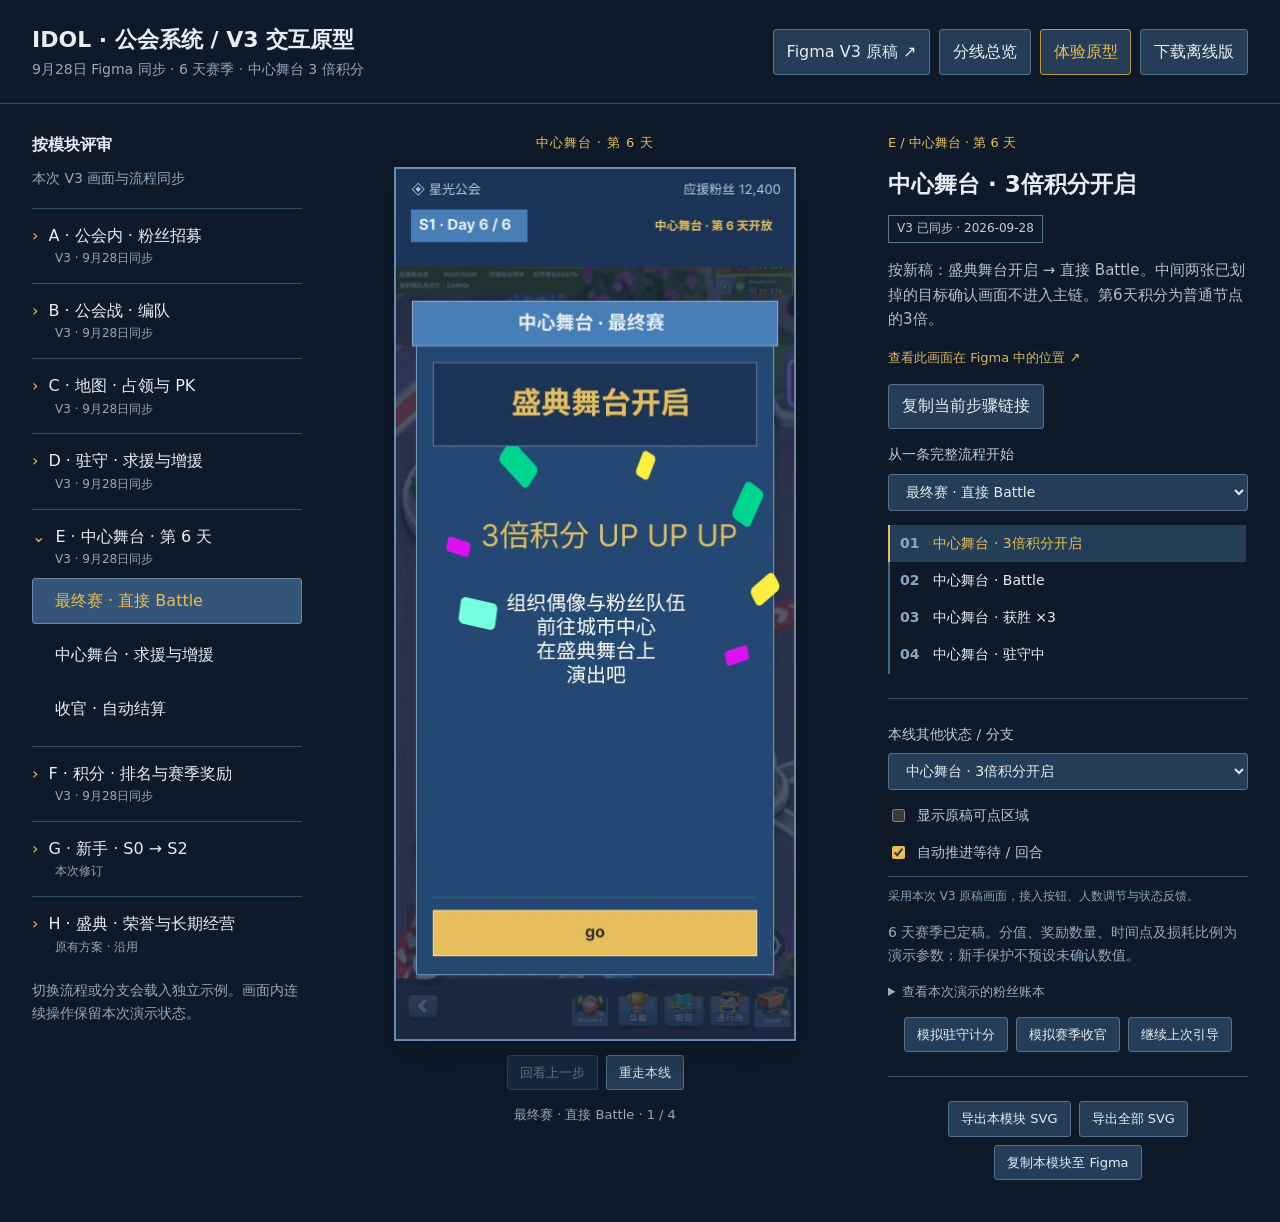
<file: out/index.html>
<!doctype html><html lang="zh-CN"><head><meta charset="utf-8"><meta name="viewport" content="width=device-width,initial-scale=1"><title>IDOL · 6 天赛季完整交互原型</title><meta name="description" content="保留已确定的招募、编队、地图与协作 UI，延伸中心舞台 PK、6 天赛季结算和 S0 至 S2 渐进式新手引导。"><link rel="stylesheet" href="v3.css"></head><body><header class="site-header"><div><strong>IDOL · 公会系统 / V3 交互原型</strong><small>9月28日 Figma 同步 · 6 天赛季 · 中心舞台 3 倍积分</small></div><div class="header-tools"><a class="review-link" href="https://www.figma.com/design/3UrD3ReEc65mSIGWeAatof/IDOL?node-id=226-2" target="_blank" rel="noopener noreferrer">Figma V3 原稿 ↗</a><button id="overview-button">分线总览</button><button id="play-button" class="gold">体验原型</button><a class="review-link" href="IDOL-6天-完整交互原型.html" download>下载离线版</a></div></header><main class="workspace" id="workspace"><aside class="nav"><h2>按模块评审</h2><p class="muted">本次 V3 画面与流程同步</p><nav id="modules"></nav><p class="muted">切换流程或分支会载入独立示例。画面内连续操作保留本次演示状态。</p></aside><section class="stage"><div id="zone"></div><div id="phone" aria-label="可点击手机交互原型"></div><div class="tools"><button id="back">回看上一步</button><button id="restart">重走本线</button><button id="advance" hidden>继续演出</button></div><div id="current-count"></div></section><aside class="review"><p id="path"></p><h1 id="screen-title"></h1><span class="status-badge" id="scope-badge"></span><p id="note"></p><a id="source-link" class="source-link" target="_blank" rel="noopener noreferrer"></a><button id="share-step">复制当前步骤链接</button><p id="share-status" role="status"></p><label for="flow">从一条完整流程开始</label><select id="flow"></select><div id="steps"></div><hr><label for="state">本线其他状态 / 分支</label><select id="state"></select><label class="check"><input type="checkbox" id="hotspots">显示原稿可点区域</label><label class="check"><input type="checkbox" id="auto">自动推进等待 / 回合</label><p id="source-caption" class="locked-caption">采用本次 V3 原稿画面，接入按钮、人数调节与状态反馈。</p><p class="muted">6 天赛季已定稿。分值、奖励数量、时间点及损耗比例为演示参数；新手保护不预设未确认数值。</p><details><summary>查看本次演示的粉丝账本</summary><p id="ledger"></p><p>账本用于演示流程验证。原稿中的数字为各画面的独立样例。</p></details><div class="tools"><button id="score-event">模拟驻守计分</button><button id="season-event">模拟赛季收官</button><button id="resume-guide">继续上次引导</button></div><hr><div class="tools"><button id="export-module">导出本模块 SVG</button><button id="export-all">导出全部 SVG</button><button id="copy">复制本模块至 Figma</button></div><p id="status" role="status"></p></aside><section id="overview" aria-label="全部模块流程总览"></section></main><script src="v3-data.js"></script><script src="v3-retained.js"></script><script src="v3-hotspots.js"></script><script src="v3-sync.js"></script><script src="v3-engine.js"></script><script src="v3-app.js"></script></body></html>
</file>
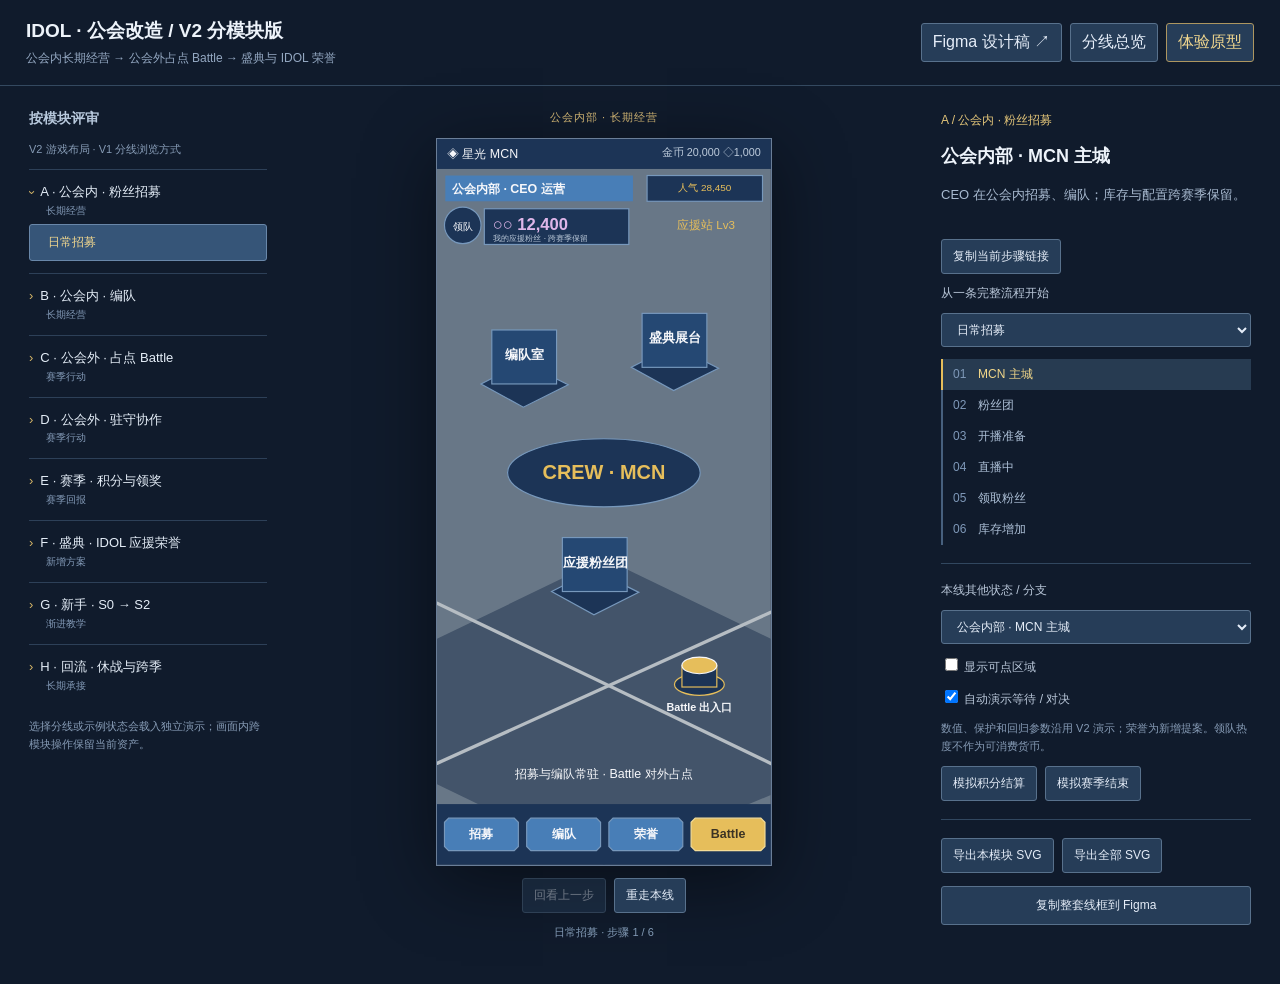
<file: public/index.html>
<!doctype html>
<html lang="zh-CN"><head><meta charset="utf-8"><meta name="viewport" content="width=device-width,initial-scale=1"><title>IDOL · V2 分模块原型</title><style>*{box-sizing:border-box}body{margin:0;background:#101b2c;color:#edf3fa;font-family:-apple-system,BlinkMacSystemFont,"PingFang SC",sans-serif}button,select{font:inherit;color:#e5edf8;background:#263d58;border:1px solid #58718c;cursor:pointer;border-radius:3px;padding:8px 11px}button:hover{background:#375675}button:focus-visible,a:focus-visible,select:focus-visible{outline:2px solid #e6be5b;outline-offset:3px}button:disabled{opacity:.45;cursor:default}a{color:#b8d4f2}header{padding:18px 26px;border-bottom:1px solid #344960;display:flex;gap:22px;align-items:center;justify-content:space-between}header strong{font-size:19px}header small{color:#94a8c2;display:block;margin-top:6px;font-size:12px}.header-tools{display:flex;gap:8px}.gold{color:#f0d68e;border-color:#ad9660}main{display:grid;grid-template-columns:238px minmax(320px,1fr) 310px;gap:30px;max-width:1270px;margin:auto;padding:24px}h1{font-size:18px;margin:0 0 12px;line-height:1.6}h2{font-size:14px;margin:0 0 12px;color:#b7c8dc}h3{font-size:15px;margin:0 0 8px}p{font-size:13px;line-height:1.7;color:#a8bad0}aside.nav{position:sticky;top:20px;align-self:start;max-height:calc(100vh - 110px);overflow:auto}details{border-top:1px solid #2d4058;padding:12px 0}summary{cursor:pointer;list-style:none;font-size:13px;color:#e4edf7;line-height:1.6}summary:before{content:'›';display:inline-block;margin-right:7px;color:#d7b768}details[open]>summary:before{transform:rotate(90deg)}summary em{font-style:normal;color:#839ab7;font-size:10px;display:block;padding-left:17px}#modules button{width:100%;text-align:left;border-color:transparent;background:transparent;font-size:12px;margin-top:5px;padding:9px 10px 9px 18px}#modules button.active{background:#365578;color:#f0d68e;border-color:#6987a9}.muted{font-size:11px;color:#869bb5;line-height:1.65}.stage{display:flex;flex-direction:column;align-items:center;gap:12px}#phone{width:min(402px,calc((100vh - 170px)*.46));min-width:310px;box-shadow:0 15px 70px #0007;border:1px solid #6a7e98;line-height:0}#phone svg{width:100%;height:auto}svg a{cursor:pointer}svg a:hover .hit,svg a:focus .hit{fill:#f9d97433;stroke:#f4d779;stroke-width:2}.hotspots .hit{fill:#f9d97422;stroke:#f4d779;stroke-dasharray:5 4}.tools{display:flex;gap:8px;flex-wrap:wrap}.tools button{font-size:12px}#zone{font-size:11px;color:#dabd79;letter-spacing:1px;min-height:16px}.review{align-self:start}label{display:block;font-size:12px;margin:11px 0;color:#b9c7d9}select{width:100%;font-size:12px}hr{border:0;border-top:1px solid #31475f;margin:18px 0}#path{color:#e3c579;font-size:12px;margin:0 0 12px}#note{min-height:42px}#steps{display:grid;gap:0;margin-top:12px}#steps button{border:0;border-left:2px solid #47607e;background:transparent;border-radius:0;padding:7px 10px;text-align:left;font-size:12px;color:#adc0d7}#steps button.active{border-color:#e6be5b;color:#f2d789;background:#273b51}#steps b{display:inline-block;width:25px;color:#7f99b9;font-weight:500}#proposal{font-size:11px;color:#e8c06e;margin-bottom:12px}#current-count{font-size:11px;color:#8199b4}#copy{width:100%;font-size:12px}#overview{display:none;grid-column:2/-1}.overview-mode .stage,.overview-mode .review{display:none}.overview-mode #overview{display:block}.overview-intro{border-bottom:1px solid #36516d;padding-bottom:18px;margin-bottom:24px}.system-flow{display:flex;align-items:stretch;gap:8px;margin:20px 0}.system-flow div{flex:1;padding:15px 12px;background:#1d314a;border-top:3px solid #6eabc6}.system-flow div:nth-child(2){border-color:#e6be5b}.system-flow div:nth-child(3){border-color:#c398d7}.system-flow strong{font-size:13px}.system-flow p{font-size:12px;margin:8px 0 0}.module-board{margin:0 0 30px;padding-bottom:20px;border-bottom:1px solid #2d435f}.module-board header{padding:0;border:0;align-items:start}.module-board header p{margin:4px 0 12px}.module-board header button{font-size:12px;white-space:nowrap}.flow-row{margin:18px 0}.flow-row h4{font-size:12px;color:#d2bb7e;font-weight:500;margin:0 0 10px}.flow-track{display:flex;flex-wrap:wrap;gap:8px 0}.flow-node{display:flex;align-items:center}.flow-node>span{color:#657e9c;margin:0 7px}.flow-node button{font-size:11px;padding:0;background:#1a2c43;border-color:#3c5575;width:100px;text-align:left;overflow:hidden}.flow-node svg{width:98px;height:213px;display:block;pointer-events:none}.flow-node button div{padding:8px;line-height:1.6;border-top:1px solid #3c5575;min-height:46px}.branch-list{font-size:11px;color:#839dbb;line-height:1.7;margin-top:12px}.mini-legend{display:flex;gap:12px;flex-wrap:wrap;font-size:11px;color:#b7cada;margin-top:14px}#status{min-height:16px;margin:6px 0;font-size:11px;color:#d7be7d}[hidden]{display:none!important}@media(max-width:1080px){main{grid-template-columns:195px minmax(300px,1fr) 270px;gap:16px;padding:18px}header small{display:none}}@media(max-width:900px){main{grid-template-columns:180px 1fr}.review{grid-column:1/-1;max-width:650px;width:100%;justify-self:center}#phone{width:360px;min-width:0}#overview{grid-column:2}#steps{grid-template-columns:repeat(2,1fr)}.system-flow{flex-direction:column}}@media(max-width:590px){header{padding:14px;align-items:start}header strong{font-size:15px}.header-tools{flex-direction:column}.header-tools button{font-size:11px}main{display:flex;flex-direction:column;padding:14px;gap:20px}aside.nav{position:static;max-height:240px;width:100%;overflow:auto}#phone{width:min(402px,92vw)}.review{max-width:none}.overview-mode #overview{width:100%}.flow-node button{width:95px}.flow-node svg{width:93px;height:202px}.system-flow{margin:12px 0}}

.review-link{display:inline-flex;align-items:center;text-decoration:none;color:#e5edf8;background:#263d58;border:1px solid #58718c;border-radius:3px;padding:8px 11px;white-space:nowrap}.review-link:hover{background:#375675}.header-tools{flex-wrap:wrap}#share-step{font-size:12px}#share-status:empty{display:none}@media(max-width:590px){.review-link{font-size:11px}}
</style></head>
<body><header><div><strong>IDOL · 公会改造 / V2 分模块版</strong><small>公会内长期经营 → 公会外占点 Battle → 盛典与 IDOL 荣誉</small></div><div class="header-tools"><a class="review-link" href="https://www.figma.com/design/3UrD3ReEc65mSIGWeAatof?node-id=121-12926" target="_blank" rel="noopener noreferrer">Figma 设计稿 ↗</a><button id="overview-button">分线总览</button><button id="play-button" class="gold">体验原型</button></div></header>
<main id="main"><aside class="nav"><h2>按模块评审</h2><p class="muted">V2 游戏布局 · V1 分线浏览方式</p><nav id="modules"></nav><p class="muted">选择分线或示例状态会载入独立演示；画面内跨模块操作保留当前资产。</p></aside>
<section class="stage"><div id="zone"></div><div id="phone" aria-label="可点击游戏原型"></div><div class="tools"><button id="back">回看上一步</button><button id="restart">重走本线</button><button id="advance" hidden>继续演示</button></div><div id="current-count"></div></section>
<aside class="review"><p id="path"></p><h1 id="screen-title"></h1><div id="proposal" hidden>新增方案 · 奖励门槛 / 热度算法待定</div><p id="note"></p><button id="share-step">复制当前步骤链接</button><p id="share-status" class="muted" role="status"></p>
<label for="flow">从一条完整流程开始</label><select id="flow" aria-label="从一条完整流程开始"></select><div id="steps"></div>
<hr><label for="state">本线其他状态 / 分支</label><select id="state" aria-label="本线其他状态"></select><label><input type="checkbox" id="hotspots"> 显示可点区域</label><label><input type="checkbox" id="auto" checked> 自动演示等待 / 对决</label>
<p class="muted">数值、保护和回归参数沿用 V2 演示；荣誉为新增提案。领队热度不作为可消费货币。</p><div class="tools"><button id="score-event">模拟积分结算</button><button id="season-event">模拟赛季结束</button></div><hr><div class="tools"><button id="export-module">导出本模块 SVG</button><button id="export-all">导出全部 SVG</button></div><p><button id="copy">复制整套线框到 Figma</button></p><p id="status" role="status"></p></aside>
<section id="overview" aria-label="模块分线总览"></section></main>
<script>(function(root){
'use strict';
const W=402,H=874,P={bg:'#344258',map:'#7C8992',road:'#B6BDC3',panel:'#254873',panel2:'#1C3456',edge:'#7798BC',head:'#487EB7',ink:'#F6F7FA',dim:'#BDCBDB',gold:'#E6BE5B',goldInk:'#3B3324',fan:'#DFB6E9',friend:'#76C1CE',enemy:'#CF8499',veil:'#111C2F'};const screens=[];
const esc=s=>String(s).replace(/[&<>\"]/g,c=>({'&':'&amp;','<':'&lt;','>':'&gt;','"':'&quot;'}[c]));const fmt=n=>Number(n).toLocaleString('en-US');
function lines(s,w,z){let result=[];for(let para of String(s).split('\n')){let row='',len=0;for(const token of para.match(/[A-Za-z0-9,._%+\/−-]+|./gu)||['']){const unit=Array.from(token).reduce((n,c)=>n+(c.charCodeAt(0)>255?1:.57)*z,0);if(len+unit>w&&row&&!/^[，。！？；：、）]/.test(token)){result.push(row);row='';len=0}row+=token;len+=unit}result.push(row)}return result}
class Screen{
 constructor(id,title,note=''){this.id=id;this.title=title;this.note=note;this.ops=[];screens.push(this);this.r(0,0,W,H,P.bg,0)}
 r(x,y,w,h,fill=P.panel,r=0,stroke){this.ops.push({t:'rect',x,y,w,h,fill,r,stroke});return this}
 txt(s,x,y,w=360,z=15,col=P.ink,align='left',bold=false){if(!String(s).includes('\n')&&String(s).includes('○○')){let units=Array.from(String(s)).reduce((n,c)=>n+(c.charCodeAt(0)>255?1:.57),0);z=Math.min(z,Math.floor(w/units))}let text=lines(s,w,z);this.ops.push({t:'text',x,y,w,h:text.length*Math.ceil(z*1.4),text:text.join('\n'),z,col,align,bold});return this}
 poly(points,fill,stroke){this.ops.push({t:'poly',points,fill,stroke});return this}
 ellipse(cx,cy,rx,ry,fill=P.panel,stroke){this.ops.push({t:'ellipse',cx,cy,rx,ry,fill,stroke});return this}
 path(points,stroke=P.road,width=4){this.ops.push({t:'path',points,stroke,width});return this}
 hit(x,y,w,h,to,label){this.ops.push({t:'hit',x,y,w,h,to,label});return this}
 btn(label,x,y,w,h,to,kind='gold'){let fill=kind==='gold'?P.gold:kind==='dim'?'#52617A':P.head,col=kind==='gold'?P.goldInk:P.ink;this.poly([[x+5,y],[x+w-5,y],[x+w,y+5],[x+w,y+h-5],[x+w-5,y+h],[x+5,y+h],[x,y+h-5],[x,y+5]],fill,kind==='gold'?'#F5DD98':P.edge);this.txt(label,x+5,y+(h-21)/2,w-10,15,col,'center',true);if(to)this.hit(x,y,w,h,to,label);return this}
 bar(x,y,w,v,base=1,color=P.fan){this.r(x,y,w,9,P.panel2,1,P.edge);this.r(x+1,y+1,(w-2)*Math.max(0,Math.min(v/base,1)),7,color,1);return this}
 ribbon(title,y=100,w=354){let x=(W-w)/2;this.poly([[x,y+7],[x+18,y],[x+w-18,y],[x+w,y+7],[x+w,y+42],[x,y+42]],P.head,P.edge);this.txt(title,x+20,y+7,w-40,22,P.ink,'center',true);return this}
 veil(){this.ops.push({t:'veil'});return this}
 modal(title,y=142,h=565,back='map',w=354){let x=(W-w)/2;this.ops=this.ops.filter(o=>o.t!=='hit');this.veil();this.r(x,y,w,h,P.panel,1,P.edge);this.r(x+5,y+5,w-10,h-10,'none',0,'#456990');this.ribbon(title,y-27,w+8);if(back)this.btn('×',184,y+h+9,34,32,back,'blue');return this}
 row(label,value,y,col=P.ink){this.txt(label,42,y,162,14,P.dim);this.txt(value,206,y,153,16,col,'right',true);this.path([[42,y+29],[360,y+29]],'#426287',1);return this}
 avatar(name,x,y,w=62,h=82,color=P.friend){this.r(x,y,w,h,P.panel2,0,color);this.ellipse(x+w/2,y+25,w*.19,w*.19,color);this.poly([[x+w*.25,y+h-8],[x+w*.32,y+43],[x+w*.68,y+43],[x+w*.78,y+h-8]],color);this.txt(name.replace(' · ','/'),x+3,y+h-1,w-6,w<65?9:11,P.ink,'center',true);return this}
 hud(opts={}){this.r(0,0,W,36,P.panel2);this.txt('◈ '+(opts.company?'MCN':'星光公会'),12,8,140,15);this.txt('金币 20k  ◇1,000',192,8,198,13,P.dim,'right');this.r(10,44,226,31,P.head);this.txt(opts.company?'公司 Lv'+(opts.level||8):opts.rest?'赛季休战中':`占点大战 S1 · Day ${opts.day||2}/6`,18,50,211,15,P.ink,'left',true);this.r(253,44,139,31,P.panel2,0,P.edge);this.txt(opts.company?'人气 28,450':'第12名  1,248分',258,51,129,12,P.gold,'center');this.ellipse(31,104,22,22,P.panel2,P.edge);this.txt('领队',10,97,43,12,P.ink,'center');this.r(57,84,174,43,P.panel2,0,P.edge);this.txt('○○ '+fmt(opts.total??12400),67,89,158,20,P.fan,'left',true);this.txt('应援粉丝',68,113,153,10,P.dim);this.hit(8,82,223,50,opts.support||'support','打开应援中心');this.txt(opts.company?'应援站 Lv3':opts.day===6?'08:32:00':'4天 08:32',261,94,126,14,P.gold,'center');return this}
 node(label,cx,cy,color,to,reco=false){if(reco){this.ellipse(cx,cy+14,40,19,'none',P.gold);this.ellipse(cx,cy+14,45,23,'none',P.gold)}this.ellipse(cx,cy+16,30,13,P.panel2,color);this.r(cx-21,cy-7,42,26,P.panel2,0,color);this.ellipse(cx,cy-7,21,10,color,P.ink);this.txt(label,cx-49,cy+35,98,13,P.ink,'center',true);if(reco)this.txt('▼ 推荐',cx-46,cy-43,92,13,P.gold,'center',true);if(to)this.hit(cx-45,cy-49,90,108,to,label);return this}
 map(opts={}){this.r(0,36,W,838,P.map);this.poly([[0,190],[150,136],[402,233],[402,740],[200,846],[0,726]],'#71808B');for(const p of [[[36,254],[132,296],[205,244],[286,318],[374,273]],[[132,296],[103,440],[204,500],[286,318]],[[103,440],[52,598],[198,650],[317,550],[204,500]],[[198,650],[129,735],[274,732]]]){this.path(p,P.road,11);this.path(p,'#9CA9B3',3)}this.poly([[145,167],[199,144],[250,169],[200,197]],P.panel2,P.edge);this.r(160,172,80,47,P.panel2,0,P.edge);this.txt('公会舞台',158,182,84,14,P.ink,'center');this.node('7号',103,417,P.enemy,'territory',true);this.node('8号',286,293,P.enemy,'territory8');this.node('9号',203,480,P.dim,'empty');this.node('我方',53,576,P.friend,'guard-active');if(opts.day===6)this.node('中心枢纽',198,630,P.gold,'central',true);else{this.poly([[146,598],[206,584],[270,620],[257,694],[163,706],[125,660]],'#85919B');this.txt('远景区域',155,639,100,11,'#B5BEC5','center')}this.node('出战小队',132,714,P.friend,'war-teams');this.hud(opts);this.btn('？',352,145,34,32,'rules','blue');this.btn('MCN',16,684,43,42,'home','blue');this.txt('回公会',10,728,57,11,P.ink,'center');this.btn('▤',344,686,43,42,'aid','blue');this.txt('公会聊天',333,730,65,10,P.ink,'center');this.r(0,774,W,100,P.panel2);this.txt('星光：先拿下推荐区域，一起守住！',15,781,372,12,P.dim);[['出战','territory'],['驻守','guard-active'],['求援','aid']].forEach((a,i)=>this.btn(a[0],18+i*128,811,112,42,a[1],i===0?'gold':'blue'));if(opts.rest){this.veil();this.ribbon('休战中',265);this.txt('下赛季开启  1天08:00',44,354,315,22,P.ink,'center',true);this.txt('招募与公会商店仍可使用',43,408,318,16,P.dim,'center');this.btn('招募',66,502,125,46,'support');this.btn('商店',211,502,125,46,'shop','blue')}return this}
 hub(opts={}){
  this.r(0,36,W,838,'#687787');
  this.poly([[0,602],[201,505],[402,602],[402,790],[201,874],[0,777]],'#43546A');
  this.path([[0,752],[402,570]],P.road,4);this.path([[0,559],[402,752]],P.road,4);
  for(const [x,y,label,to]of[[53,230,'编队室','teams'],[234,210,'盛典展台','honor'],[138,480,'应援粉丝团','support']]){
   this.poly([[x,y+65],[x+51,y+39],[x+105,y+66],[x+51,y+93]],P.panel2,P.edge);
   this.r(x+13,y,78,65,P.panel,0,P.edge);this.txt(label,x+4,y+19,97,16,P.ink,'center',true);this.hit(x,y-10,111,115,to,label);
  }
  this.ellipse(201,402,116,41,P.panel2,P.edge);this.txt('CREW · MCN',91,386,220,24,P.gold,'center',true);
  this.node('Battle 出入口',316,641,P.gold,'war-entry');
  this.hud({company:true,...opts});
  for(const o of this.ops)if(o.t==='text'){
    if(o.y===8&&o.x===12)o.text='◈ 星光 MCN';
    if(o.y===50)o.text='公会内部 · CEO 运营';
    if(o.y===113)o.text='我的应援粉丝 · 跨赛季保留';
  }
  this.txt('招募与编队常驻 · Battle 对外占点',15,754,372,15,P.ink,'center');
  this.r(0,801,W,73,P.panel2);
  [['招募','support'],['编队','teams'],['荣誉','honor'],['Battle','war-entry']].forEach((a,i)=>this.btn(a[0],9+i*99,818,89,39,a[1],i===3?'gold':'blue'));
  return this;
 }
 coach(text,target,next,opts={}){this.ops=this.ops.filter(o=>o.t!=='hit');this.veil();if(target){this.r(target[0],target[1],target[2],target[3],'none',3,P.gold);this.txt('▼',target[0]+target[2]/2-15,target[1]-33,30,26,P.gold,'center');if(next)this.hit(...target,next,'高亮教学目标')}this.avatar('引导员',15,635,76,100,P.dim);this.r(96,625,289,129,P.panel2,2,P.edge);this.txt(text,111,643,256,18,P.ink,'left',true);if(opts.button)this.btn(opts.button,208,716,162,37,next);return this}
}
const add=(...args)=>new Screen(...args);
let s=add('home','主场景·常驻入口','沿用场景建筑入口和底部功能栏。').hub();
function support(id,total=12400,mode='normal',back='home'){let s=add(id,'应援中心','共用游戏弹窗；从哪个场景来，就回到哪里。').hub({total}).modal('应援粉丝团',151,567,back);s.r(43,171,315,90,P.panel2,0,P.edge);s.ellipse(91,211,30,24,P.map,P.edge);s.txt('应援站',56,204,71,14,P.ink,'center');s.txt('Lv 3',148,180,95,15);s.txt('○○ '+fmt(total)+' / 30,000',140,210,201,20,P.fan,'left',true);s.bar(43,274,315,total,30000);s.txt(mode==='full'?'已满 · 自然恢复暂停':'+120 / 小时   下次恢复 00:42:18',43,293,315,13,P.dim,'center');s.txt('约可支持 '+Math.floor(total/5000)+' 场标准区域对决',43,318,315,14,P.gold,'center');[['应援直播','Charm ×30',mode==='full'?null:'recruit'],['广告投放','立即招募',mode==='full'?null:'ad'],['应援礼包','礼包补充',mode==='full'?null:'pack']].forEach((a,i)=>{let y=359+i*64;s.txt(a[0],45,y+7,179,18,P.ink,'left',true);s.txt(a[1],45,y+34,179,12,P.dim);s.btn(mode==='full'?'已满':'招募',254,y+9,99,38,a[2],mode==='full'?'dim':'gold');s.path([[43,y+61],[357,y+61]],P.edge,1)});s.btn('回归休息区',44,570,143,39,'reserve','blue');s.btn('应援小队',210,570,143,39,'teams','blue');s.btn('前往公会战',114,644,174,48,'map');return s}
support('support');support('support-after',11000,'normal','win');support('support-full',30000,'full');support('support-recruited',13900);support('support-ad',13600);support('support-pack',17400);
s=add('recruit','招募·直播','招募方式留在原弹窗内，直接开播。').hub().modal('应援直播',170,515,'support');s.avatar('Echo',158,204,86,113);s.txt('Charm 50 × 30 = 1,500',47,347,309,18,P.fan,'center',true);s.txt('选择话题',45,397,307,14,P.dim);s.btn('舞台日常',45,428,145,45,'recruit');s.btn('新歌首听',211,428,145,45,'recruit-song','blue');s.txt('30 秒完成 · 本次产出 +1,500',46,504,309,15,P.dim,'center');s.btn('开播',112,598,178,49,'live-running');
s=add('recruit-song','招募·选择话题','选中只改变话题，确认后开播。').hub().modal('应援直播',170,515,'support');s.avatar('Echo',158,204,86,113);s.txt('Charm 50 × 30 = 1,500',47,347,309,18,P.fan,'center',true);s.txt('选择话题',45,397,307,14,P.dim);s.btn('舞台日常',45,428,145,45,'recruit','blue');s.btn('新歌首听',211,428,145,45,'recruit-song');s.txt('30 秒完成 · 本次产出 +1,500',46,504,309,15,P.dim,'center');s.btn('开播',112,598,178,49,'live-running');
s=add('live-running','招募·进行中','计时留在同一弹窗，结束后按钮变为领取。').hub().modal('应援直播',170,515,'support');s.avatar('Echo',158,203,86,113);s.txt('直播进行中',45,371,312,21,P.ink,'center',true);s.bar(48,426,306,.48);s.txt('00:14 / 00:30',43,456,314,18,P.gold,'center');s.txt('○○ 预计 +1,500',48,508,305,18,P.fan,'center',true);s.btn('进行中',112,598,178,49,null,'dim');s.auto={to:'live-ready',ms:2400};
s=add('live-ready','招募·奖励落袋','奖励浮层确认后，回原弹窗更新粉丝数。').hub().modal('获得应援粉丝',244,345,'support-recruited');s.ellipse(201,347,54,46,P.panel2,P.gold);s.txt('○○',145,325,112,32,P.fan,'center',true);s.txt('+1,500',59,423,286,33,P.gold,'center',true);s.btn('收下应援',112,515,178,46,'support-recruited');
for(const [id,title,line,amt]of[['ad','广告投放','本次消耗 1,000 金币',1200],['pack','应援礼包','本次消耗 300 钻石',5000]]){s=add(id,'招募·'+title,'消费前二次确认；价格为占位。').hub().modal(title,239,365,'support');s.txt('○○ +'+fmt(amt),50,304,304,30,P.fan,'center',true);s.txt(line,48,373,308,18,P.gold,'center');s.txt('12,400 → '+fmt(12400+amt),48,413,308,16,P.dim,'center');s.btn('确认招募',119,524,164,47,id==='ad'?'support-ad':'support-pack')}
for(const ready of [false,true]){s=add(ready?'reserve-ready':'reserve','回归·'+(ready?'可领取':'倒计时'),'回归人数不计入当前可用人数。').hub().modal('回归休息区',183,473,'support-after');s.txt('首赛季 · 流失的 50% 可归队',43,214,315,15,P.dim,'center');s.ellipse(201,308,47,39,P.panel2,P.edge);s.txt('○○',161,290,80,28,P.fan,'center');s.txt('700 位',46,380,310,28,P.fan,'center',true);s.txt(ready?'已可免费归队':'23:59:10 后可归队',47,438,308,18,P.gold,'center');s.txt(ready?'11,000 → 11,700':'等待期间不能出战',45,478,312,14,P.dim,'center');s.btn(ready?'迎接归队':'等待回归',111,571,180,47,ready?'support-returned':null,ready?'gold':'dim')};support('support-returned',11700);
add('map','地图·推荐目标','沿用连接道路＋区域节点；只露出可参与部分。').map();
function territory(id='territory',empty=false){let s=add(id,'领地·'+(empty?'无人驻守':'选中敌方'),'点节点后就地弹出；关闭回到原地图位置。').map().modal(empty?'标准区域 9 号':'标准区域 7 号',236,414,'map');s.node(empty?'空闲区域':'EDM · 敌方驻守',201,290,empty?P.dim:P.enemy,null);s.r(44,362,313,43,P.gold);s.txt('占领收益   +12 / 4小时',54,373,293,18,P.goldInk,'center',true);if(!empty){s.txt('我方 62%     对方 38%',44,433,313,15,P.ink,'center');s.bar(48,468,306,.62,1,P.friend);s.txt('Echo · Pop 克制 EDM  +15%',42,502,318,14,P.fan,'center')}else s.txt('可直接派出待命小队驻守',42,448,318,16,P.dim,'center');s.btn(empty?'派队驻守':'挑战',123,562,156,53,empty?'guard-setup':'deploy');return s}territory();territory('empty',true);territory('territory8');
function deploy(id='deploy',type='recommended',novice=false){const d=novice?{n:1500,min:0,max:0,w:0,win:68}:type==='safe'?{n:3000,min:800,max:1100,w:1800,win:47}:type==='all'?{n:10000,min:1600,max:2200,w:3600,win:78}:{n:5000,min:1100,max:1600,w:2400,win:61};let total=novice?1500:12400,s=add(id,'部署·'+(novice?'首战保护':type==='safe'?'安全规模':type==='all'?'全力规模':'推荐规模'),'保留地图；预估置顶，滑杆与出战按钮沿用游戏操作。').map({total}).modal('出战准备',139,631,novice?'novice-map':'territory',364);s.txt('标准区域 7 号  ·  敌方驻守',38,160,326,16,P.ink,'center',true);s.r(37,198,328,111,P.panel2,0,P.gold);s.txt(novice?'新手保护 · 本场不流失':'胜率约 '+d.win+'%   预计流失',48,210,306,15,P.gold,'center');s.txt(novice?'0':fmt(d.min)+' ~ '+fmt(d.max),49,239,306,27,P.fan,'center',true);s.txt('若战败 '+(novice?'仍为 0':'约 '+fmt(d.w)),48,278,306,14,P.dim,'center');s.txt('应援团 '+fmt(total)+' → '+(novice?'1,500':fmt(total-d.max)+'~'+fmt(total-d.min)),38,325,327,16,P.fan,'center',true);s.avatar('Echo · Pop',49,367,72,85);s.txt('领队已自动选择',143,373,206,15);s.txt('风格克制 EDM +15%',143,407,204,14,P.friend);s.btn(novice?'自动搭配':'更换',267,447,86,32,novice?'teams-locked':'leader','blue');s.txt('派出应援粉丝',47,499,306,15,P.dim);s.r(116,525,171,38,P.panel2,0,P.edge);s.txt(fmt(d.n),119,529,166,24,P.fan,'center',true);s.bar(48,588,306,d.n,novice?1500:10000);s.ellipse(48+306*d.n/(novice?1500:10000),592,8,8,P.head,P.ink);if(!novice){[['保守','deploy-safe'],['推荐','deploy'],['全力','deploy-all']].forEach((a,i)=>s.btn(a[0],48+i*106,619,95,33,a[1],i===(['safe','recommended','all'].indexOf(type))?'gold':'blue'))}else s.txt('保护剩余 3 场 · 使用自己的 1,500 位粉丝',42,623,318,13,P.gold,'center');s.txt(novice?'系统已按实际拥有的人数设置':'本队可用 12,400 / 区域上限 10,000',42,666,318,12,P.dim,'center');s.btn('出战',116,707,170,48,novice?'novice-battle':'battle');return s}deploy();deploy('deploy-safe','safe');deploy('deploy-all','all');
function arena(id='battle',round=1,novice=false){let s=add(id,'对决·第'+round+'回合','沿用左右偶像＋VS＋回合计数；数字与事件在场景中变化。');s.r(0,0,201,874,'#2C5274');s.r(201,0,201,874,'#674367');s.poly([[0,171],[111,79],[192,120],[68,502]],'#416B8B');s.poly([[402,171],[291,79],[211,120],[335,502]],'#835779');s.path([[197,91],[212,215],[191,345],[211,502]],P.fan,5);s.txt('星光公会',15,17,170,13,P.dim);s.txt('对手公会',216,17,171,13,P.dim,'right');s.avatar('Echo · Pop',17,57,56,68,P.friend);s.avatar('对方 · EDM',329,57,56,68,P.enemy);s.txt('VS',169,69,64,28,P.gold,'center',true);s.txt('○○ '+(novice?'1,500':'5,000'),77,65,99,16,P.fan,'center',true);s.txt('○○ '+(novice?'1,500':'5,000'),227,65,99,16,P.fan,'center',true);s.bar(15,143,173,(novice?1500:5000)-(round-1)*120,novice?1500:5000,P.friend);s.bar(214,143,173,(novice?1500:5000)-(round-1)*370,novice?1500:5000,P.enemy);s.ellipse(109,234,38,45,'#BDCEDD');s.poly([[35,459],[69,312],[81,288],[138,288],[156,325],[181,459]],'#BDCEDD');s.ellipse(300,234,38,45,'#CBB6CF');s.poly([[219,459],[255,312],[269,288],[326,288],[345,325],[377,459]],'#CBB6CF');s.txt('我方偶像立绘',29,366,155,15,P.panel2,'center');s.txt('对方偶像立绘',217,366,155,15,P.panel2,'center');s.ellipse(201,465,195,23,P.panel2,P.edge);s.btn(id==='battle-fast'?'×2':'×1',350,178,40,33,'battle-fast','blue');s.btn('跳过',334,495,56,30,novice?'novice-win':'win','blue');s.r(0,491,323,58,P.panel2);s.txt('我方 '+(round>=5?3:round>=3?2:0),17,502,88,19,P.friend,'center',true);s.txt('ROUND '+round+'/5',105,503,130,20,P.ink,'center',true);s.txt('对方 '+(round>=5?2:round>=3?1:0),235,502,82,19,P.enemy,'center',true);s.txt(round===1?'双方观众开始应援': '120 位观众转投对方',18,572,366,19,P.gold,'center',true);for(let j=0;j<2;j++)for(let i=0;i<5;i++){let x=35+j*209+i*29;s.ellipse(x,633,8,8,j?P.enemy:P.friend);s.r(x-6,644,12,19,j?P.enemy:P.friend)}s.txt('○○ '+fmt((novice?1500:5000)-(round-1)*120),15,681,174,18,P.fan,'center',true);s.txt('○○ '+fmt((novice?1500:5000)-(round-1)*370),214,681,174,18,P.fan,'center',true);s.r(0,721,W,153,P.panel2);s.txt('选择技能',18,732,361,13,P.dim);[['粉丝安抚','减少流失'],['舞台爆发','增强声势'],['风格应援','发挥克制']].forEach((a,i)=>{let x=18+i*128;s.r(x,763,112,86,P.panel,1,i===0?P.gold:P.edge);s.txt(a[0],x+6,778,100,16,P.ink,'center',true);s.txt(a[1],x+6,813,100,12,P.dim,'center');s.hit(x,763,112,86,novice?'novice-win':round>=5?'win':round===1?'battle3':'battle5',a[0])});return s}arena();arena('battle3',3);arena('battle5',5);let fast=arena('battle-fast',5);fast.auto={to:'win',ms:1600};
function result(id,lose=false,detail=false,novice=false){let s=arena(id,5,novice);s.title=novice?'结算·新手保护':lose?'结算·战败':detail?'结算·展开详情':'结算·占领成功';s.note='结算覆盖舞台；奖励、账本、下一步集中在同一浮层。';s.ops=s.ops.filter(o=>o.t!=='hit');s.modal(lose?'对决结束':'占领成功',169,detail?633:552,null);s.ellipse(201,227,42,36,P.panel2,P.gold);s.txt(lose?'—':'★',169,201,64,41,P.gold,'center');s.txt('标准区域 7 号',41,279,319,20,P.ink,'center',true);s.r(43,321,316,44,lose?P.panel2:P.gold,0,P.edge);s.txt(lose?'区域仍由对方驻守':'+12 积分 / 每4小时',51,331,299,18,lose?P.dim:P.goldInk,'center',true);let loss=novice?0:lose?2400:1400,left=novice?1500:5000-loss,total=novice?1500:12400-loss;s.row('流失 / 本队剩余',fmt(loss)+' / '+fmt(left),393,P.fan);s.row('应援团总量',fmt(total),435,P.fan);s.txt(novice?'新手保护生效 · 剩余 2 场':fmt(loss/2)+' 位可在24小时后归队',42,481,318,14,P.gold,'center');if(detail){s.r(43,518,316,147,P.panel2,0,P.edge);s.txt('基础流失 25% + 战力比 7%\n− 安抚技能 4% + 主场 0%\n5,000 × 28% = 1,400',55,532,291,15,P.dim);s.btn('收起',294,626,56,28,'win','blue');s.btn('驻守此地',111,705,180,48,'guard-setup')}else{s.btn('流失详情 ▾',123,520,156,30,novice?null:'win-detail','blue');s.btn(lose?'重新调整':'驻守此地',111,584,180,47,novice?'guard-novice':lose?'deploy':'guard-setup');s.btn('补充粉丝',43,648,145,39,'support-after','blue');s.btn('继续出战',213,648,145,39,novice?'novice-map':'map','blue')}return s}result('win');result('win-detail',false,true);result('lose',true);
root.GameWire={W,H,P,screens,Screen,add,esc,fmt,lines,support,deploy,arena,result};
})(typeof module==='object'?module.exports:window);
</script><script>(function(root){
'use strict';
const G=root.GameWire,{add,P,screens,fmt,deploy,arena,result,support}=G;let s;
function team(id,team=1,pct=50,leader='Echo',locked=false){let n=team===1?(pct===25?2500:pct===100?10000:5000):team===2?3000:2000;s=add(id,locked?'小队·未解锁':'小队·编辑','沿用原稿左右切队、领队卡、数量滑杆与底部保存。').hub().modal('应援小队',138,638,locked?'novice-map':'home',364);s.btn('‹',43,160,45,37,team===1?'teams3':team===2?'teams':'teams2','blue');s.btn('第 '+team+' 小队 / 3',104,160,194,37,'team-list');s.btn('›',314,160,45,37,team===1?'teams2':team===2?'teams3':'teams','blue');s.txt(team===1?'主力队 · 待命':team===2?'支援队 · 待命':'预备队 · 公会 Lv5 开放',43,213,315,15,P.dim,'center');s.txt('领队  1 / 1',44,258,160,16,P.ink,'left',true);s.avatar(leader+' · Pop',158,296,85,98);if(!locked)s.hit(151,287,99,119,'leader-team','更换领队');s.btn('自动搭配',44,420,139,37,locked?null:'team-auto',locked?'dim':'blue');s.btn('重置',241,420,118,37,locked?null:'teams25',locked?'dim':'blue');s.txt('计划带队 '+fmt(n)+' · 保存不扣粉丝',43,485,315,14,P.dim,'center');s.txt('我的库存 12,400 · 赛季不清空',43,512,315,16,P.fan,'center');s.r(116,548,171,43,P.panel2,0,P.edge);s.txt(fmt(n),121,553,160,24,P.fan,'center',true);s.bar(47,613,309,n,10000);s.ellipse(47+309*n/10000,617,9,9,P.head,P.ink);[['25%','teams25'],['50%','teams'],['100%','teams100']].forEach((a,i)=>s.btn(a[0],45+i*108,646,98,31,locked?null:a[1],locked?'dim':pct===[25,50,100][i]?'gold':'blue'));s.txt('已保存的领队与规模可跨赛季使用',43,694,314,14,P.gold,'center');s.btn(locked?'系统已自动搭配':'保存小队',112,733,179,38,locked?'novice-map':'team-saved',locked?'blue':'gold');if(locked){s.veil();s.r(43,366,315,194,P.panel2,0,P.gold);s.txt('已为你选好主力队',60,389,282,21,P.ink,'center',true);s.txt('公会 Lv3 或完成3场正式对决\n即可自由选择领队与人数',59,434,284,16,P.dim,'center');s.btn('继续出战',118,503,169,37,'novice-deploy')}return s}
team('teams');team('teams25',1,25);team('teams100',1,100);team('teams2',2);team('teams3',3);team('team-luna',1,50,'Luna');team('teams-locked',1,50,'Echo',true);
s=add('team-list','小队·切换','锁定名额只显示等级，不强制教学。').hub().modal('选择小队',229,378,'teams');[['主力队','已开放','teams'],['支援队','公会 Lv3 已开放','teams2'],['预备队','公会 Lv5 开放',null]].forEach((a,i)=>{let y=285+i*90;s.avatar('领队',49,y,47,58,i===2?P.dim:P.friend);s.txt(a[0],115,y,208,20,P.ink,'left',true);s.txt(a[1],115,y+34,209,14,P.dim);if(a[2])s.hit(43,y-9,311,76,a[2],a[0])});
for(const origin of ['deploy','team']){s=add(origin==='deploy'?'leader':'leader-team','领队·卡牌选择','使用已有偶像卡筛选；驻守中不可重复使用。').hub().modal('选择领队',157,564,origin==='deploy'?'deploy':'teams');s.txt('全部    Pop    EDM    R&B',47,184,308,17,P.dim,'center');['Echo','Luna','Mia','Nova','Yuki','Rin'].forEach((name,i)=>{let x=49+i%3*108,y=237+Math.floor(i/3)*179;s.avatar(name,x,y,88,113,i===5?P.dim:P.friend);s.txt(i===5?'驻守中':'Lv 30 · '+['Pop','EDM','R&B'][i%3],x,y+137,90,12,P.dim,'center');if(i!==5)s.hit(x,y,88,156,origin==='deploy'?(i===1?'deploy-luna':'deploy'):(i===1?'team-luna':'teams'),'选择 '+name)});s.txt('每队 1 位领队 · 已拥有偶像均可选',45,673,311,13,P.gold,'center')}
for(const [id,title,msg,next]of[['team-saved','保存成功','主力队已更新','home'],['team-auto','自动搭配完成','Echo + 5,000 应援粉丝','teams']]){s=add(id,'小队·'+title,'轻提示后回到原位置。').hub().modal(title,315,215,null);s.txt(msg,43,369,316,20,P.fan,'center',true);s.btn('确定',123,458,156,43,next)}
function guard(id,mode='setup'){const low=mode==='low',empty=mode==='empty',aid=mode==='aided',manual=mode==='off';const n=low?3400:aid?5000:mode==='setup'?3600:5000,res=low?0:aid?400:mode==='setup'?7400:empty?7400:6000;s=add(id,'驻守·'+({setup:'设置',low:'补充不足',aided:'获得支援',off:'关闭补充',active:'自动补充',empty:'派出小队'}[mode]),'低于70%时从自己的待命粉丝补充；不足再求援。').map({total:n+res}).modal('驻守 · 标准区域 7 号',187,523,'map');s.avatar('Echo · Pop',49,218,64,80);s.txt('主力队',135,230,197,21,P.ink,'left',true);s.txt('○○ '+fmt(n)+' / 5,000',134,270,207,22,P.fan,'left',true);s.bar(47,338,308,n,5000);s.row('待命应援粉丝',fmt(res),370,P.fan);s.txt('自动补充',46,424,185,17,P.ink,'left',true);s.btn(manual?'关':'开',273,420,82,33,manual?'guard-active':'guard-off',manual?'blue':'gold');s.txt('低于70% → 从自己的待命粉丝补满',45,470,313,14,P.dim,'center');if(low){s.r(43,515,316,57,P.panel2,0,P.gold);s.txt('待命粉丝不足，暂未补充',51,531,301,16,P.gold,'center');s.btn('向公会求援',112,622,179,47,'aid-compose')}else{s.txt(aid?'Luna +2,000 → 补充1,600，待命400':mode==='setup'?'战后剩余3,600位，可继续驻守':mode==='active'?'已补充1,600位 · 待命同步减少':manual?'关闭后需手动补充':'派出5,000位，待命保留7,400位',44,524,314,14,P.dim,'center');s.btn(mode==='setup'||empty?'确认驻守':'回到地图',112,622,179,47,'map-guard')}}
guard('guard-setup');guard('guard-active','active');guard('guard-off','off');guard('guard-low','low');guard('guard-aided','aided');guard('guard-empty','empty');
s=add('map-guard','地图·驻守中','驻守状态直接标在区域节点上。').map({total:11000});s.r(34,625,154,40,P.panel2,0,P.friend);s.txt('7号 · 我方驻守 ○○3,600',40,635,142,12,P.ink,'center');s.hit(32,620,160,56,'guard-setup','查看驻守');
s=add('map-low','触发·自动补充失败','轻提示＋高亮求援，不连续弹教学。').map({total:3400});s.r(67,600,277,104,P.panel2,1,P.gold);s.txt('待命粉丝空了',79,612,254,18,P.gold,'center',true);s.txt('喊公会里的伙伴来帮忙吧',78,646,252,14,P.ink,'center');s.hit(61,588,288,130,'aid-compose','去求援');s.path([[287,706],[316,801]],P.gold,3);
function chat(id,mine=false,fulfilled=false){s=add(id,'公会聊天·'+(mine?'我的求援':fulfilled?'已获支援':'求援帖'),'沿用聊天层；求援嵌在消息气泡里。').map({total:mine?3400:12400}).modal('公会聊天',136,619,'map',372);s.txt('公会   世界   私聊',39,155,324,16,P.dim,'center');s.path([[44,190],[356,190]],P.edge,1);s.avatar('星光',34,218,46,55);s.r(92,217,272,61,P.panel2,0,P.edge);s.txt('先拿下7号区域，一起守住！',104,229,250,15);s.avatar(mine?'我':'Luna',34,314,46,55,P.fan);s.r(92,313,272,190,P.panel2,0,P.fan);s.txt('7号驻守 · 需要应援粉丝',104,329,247,17,P.ink,'left',true);s.txt('○○ '+(fulfilled?'2,000 / 2,000':'0 / 2,000'),104,370,246,24,P.fan,'left',true);s.bar(108,414,242,fulfilled?1:0);s.btn(fulfilled?'已完成':mine?'等待伙伴支援':'支援 1,000',111,447,233,39,fulfilled?null:mine?null:'donate-confirm',fulfilled||mine?'dim':'gold');s.r(36,635,329,40,P.panel2,0,P.edge);s.txt('输入消息…',49,645,300,14,P.dim);s.btn('发起求援',107,697,189,38,'aid-compose');return s}chat('aid');chat('aid-posted',true);chat('aid-fulfilled',false,true);
s=add('aid-compose','求援·编辑','一次确认，发布到公会聊天。').map({total:3400}).modal('请求应援粉丝',235,406,'guard-low');s.txt('7号驻守 · 当前 ○○3,400',44,278,313,19,P.fan,'center',true);s.txt('需要应援粉丝',44,339,314,15,P.dim,'center');s.r(105,380,192,50,P.panel2,0,P.edge);s.txt('2,000',111,386,180,28,P.fan,'center',true);s.txt('支援到达后，优先自动补充驻守小队',43,467,316,14,P.dim,'center');s.btn('发到公会聊天',107,552,189,48,'aid-posted');
s=add('aid-received','触发·收到馈赠','播报后回到驻守；人数即时更新。').map({total:5400}).modal('伙伴送来了应援',254,344,null);s.avatar('Luna',162,280,78,91);s.txt('Luna 支援了你 2,000 位',40,408,322,22,P.fan,'center',true);s.txt('驻守5,000 / 待命400 / 总量5,400',45,458,313,14,P.dim,'center');s.btn('查看驻守',113,527,176,47,'guard-aided');
s=add('donate-confirm','馈赠·扣除确认','只从待命粉丝扣除；确认时再次校验余额。').map().modal('支援 Luna',232,408,'aid');s.txt('○○ 支援 1,000',47,287,308,27,P.fan,'center',true);s.row('我的待命粉丝','7,400 → 6,400',364);s.row('我的应援团总量','12,400 → 11,400',416);s.txt('已派出的小队不变',45,477,312,14,P.dim,'center');s.btn('确认支援',114,553,174,48,'donate-done');
s=add('donate-done','馈赠·完成','请求进度和自己余额同时更新。').map({total:11400}).modal('支援成功',276,286,'map');s.txt('Luna 已收到 ○○1,000',43,334,315,23,P.fan,'center',true);s.txt('请求进度 1,000 / 2,000',42,393,318,16,P.dim,'center');s.btn('回公会聊天',116,481,170,47,'aid-partial');
chat('aid-partial');s=screens[screens.length-1];for(const o of s.ops){if(o.t==='text')o.text=o.text.replace('0 / 2,000','1,000 / 2,000').replace('○○ 12,400','○○ 11,400')}
add('rest','赛季·休战','休战时仍可进入应援中心和商店。').map({rest:true});
s=add('day6','Day6·解锁提醒','仅首次进入播放一次全屏解锁。').map({day:6});s.ops=s.ops.filter(o=>o.t!=='hit');s.veil();s.ribbon('中心枢纽 开放',248,368);s.node('中心舞台',201,385,P.gold,null,true);s.txt('今天开放终极舞台',37,510,328,25,P.ink,'center',true);s.txt('剩余 08:32:00',39,562,325,18,P.gold,'center');s.btn('前往中心枢纽',99,663,204,51,'day6-map');
add('day6-map','Day6·中心地图','中心开放后加入可点节点，不再显示锁定占位。').map({day:6});
s=add('central','中心枢纽·选区','操作沿用标准区域；主要区域强调4倍积分。').map({day:6}).modal('中心枢纽',225,429,'day6-map');s.node('今日开放',201,285,P.gold,null);s.txt('公会冲榜 · 最后8小时',46,377,310,18,P.gold,'center',true);s.txt('我方 ███████░░░ 对方',45,425,315,16,P.dim,'center');s.txt('挑战前仍会显示流失预估',45,476,314,15,P.dim,'center');s.btn('出战准备',112,565,180,49,'central-deploy');
s=add('major-win','触发·首次占领主要区域','一条达成提示，不新增教程。').map().modal('主要区域 占领成功',254,346,'map');s.txt('积分收益 ×4',39,310,325,34,P.gold,'center',true);s.txt('+48 / 每4小时  ·  每日288',44,389,313,18,P.ink,'center');s.txt('标准区域：+12 / 每4小时',43,433,315,14,P.dim,'center');s.btn('继续',125,520,152,46,'map');
s=add('season','赛季·结算','先展示公会排名，再发放个人贡献奖励。').map().modal('赛季结束',166,564,null);s.ellipse(201,231,42,38,P.panel2,P.gold);s.txt('★',169,204,65,42,P.gold,'center');s.txt('星光公会 · 第12名',40,298,323,23,P.gold,'center',true);s.row('公会赛季积分','26,480',363);s.row('我的贡献分','1,800',420,P.fan);s.r(69,489,264,82,P.panel2,0,P.edge);s.txt('赛季奖励',76,501,251,14,P.dim,'center');s.txt('◇300      券×3',75,530,253,23,P.gold,'center',true);s.btn('领取奖励',109,643,184,49,'season-claimed');
s=add('season-claimed','S4·领取与兑换','首次结算的一句话提示，商店入口直接可点。').map().modal('奖励已领取',242,377,'rest');s.txt('◇300      券×3',47,300,308,27,P.gold,'center',true);s.txt('贡献分可以在公会商店换道具。',46,392,310,19,P.ink,'center');s.txt('当前贡献分 1,800',45,438,312,17,P.fan,'center');s.btn('去公会商店',111,537,181,48,'shop');
function shop(id,owned=false){s=add(id,'公会商店·'+(owned?'兑换完成':'道具货架'),'沿用游戏道具格；贡献分独立显示。').hub().modal('公会商店',148,608,'rest',370);s.txt('贡献分 '+(owned?'1,500':'1,800'),43,170,316,21,P.fan,'center',true);['训练笔记','招募券','养成材料','头像框','应援徽章','限定背景'].forEach((a,i)=>{let x=39+i%3*112,y=241+Math.floor(i/3)*209;s.r(x,y,100,120,P.panel2,0,P.edge);s.poly([[x+29,y+24],[x+73,y+24],[x+73,y+75],[x+29,y+75]],i>2?P.fan:P.gold,P.edge);s.txt(a,x+3,y+92,94,14,P.ink,'center',true);s.txt(i===0&&owned?'已兑换':'限购 1 / 1',x+3,y+133,94,12,P.dim,'center');s.btn(i===0&&owned?'已购':i<3?'300':'1,200',x,y+164,100,34,i===0&&!owned?'shop-confirm':null,i===0&&!owned?'gold':'dim')});s.txt('赛季休战期间也可兑换',44,718,314,13,P.dim,'center')};shop('shop');shop('shop-done',true);
s=add('shop-confirm','商店·兑换确认','确认后扣贡献分、更新限购次数。').hub().modal('兑换 训练笔记',247,344,'shop');s.txt('训练笔记 ×10',42,306,318,27,P.gold,'center',true);s.row('贡献分','1,800 → 1,500',395,P.fan);s.btn('确认兑换',111,512,180,48,'shop-done');
s=add('rules','规则·帮助浮层','规则收进帮助；主页不塞长文。').map().modal('玩法说明',197,485,'map');s.txt('占领区域，每4小时获得公会积分。\n标准区域 +12；主要区域 +48。\n\nPop → EDM → R&B → Pop\n克制 +15%，被克制 −10%。\n\n首赛季：50%流失粉丝24小时后回归。\n其余需要重新招募。\n\n公会 Lv3 / Lv5 开放第2 / 第3小队。',45,227,311,17,P.ink);s.btn('知道了',123,607,156,45,'map');
// 教学均覆盖在原有场景上。
s=add('s0-entry','S0·建筑高亮','公会内首次招募；先认识长期资产。').hub({total:0}).coach('你的 Battle 赢了，\n观众想继续支持你。',[134,470,114,136],'s0-story');
s=arena('s0-story',5);s.title='S0·观众举灯';s.note='承接已有Battle，观众转为自己的应援粉丝。';s.ops=s.ops.filter(o=>o.t!=='hit');s.coach('Battle 赢来的观众，\n会成为你的应援粉丝。',null,'s0-free',{button:'去认识他们'});
s=add('s0-free','S0·免费开播','免费、不消耗体力；不出现公会战内容。').hub({total:0}).modal('首次应援直播',209,439,null);s.avatar('Echo',158,241,86,110);s.txt('首次免费 · 不消耗体力',43,399,316,19,P.gold,'center',true);s.txt('预计招募 ○○1,500',45,447,311,22,P.fan,'center',true);s.btn('开播',112,555,180,49,'s0-topic');
s=add('s0-topic','S0·选择话题','先选择话题，再自动演示直播结果。').hub({total:0}).modal('选择直播话题',222,397,null);s.avatar('Echo',158,245,86,99);s.txt('跟观众聊些什么？',45,401,312,19,P.ink,'center');s.btn('舞台日常',44,491,147,47,'s0-live');s.btn('新歌首听',211,491,147,47,'s0-live','blue');
s=add('s0-live','S0·直播进行','演示快速完成；正式版沿用直播时长。').hub({total:0}).modal('应援直播',222,397,null);s.avatar('Echo',158,246,86,100);s.txt('观众正在加入应援团',45,409,311,21,P.fan,'center');s.bar(48,479,306,.6);s.txt('首次直播 · 免费',43,536,315,15,P.gold,'center');s.auto={to:'s0-gift',ms:2100};
s=add('s0-gift','S0·粉丝入账','只有本次1,500位进入玩家资产。').hub({total:1500}).modal('你的应援团成立了',238,358,null);s.txt('○○ +1,500',40,318,321,34,P.fan,'center',true);s.txt('已加入我的应援团',43,397,315,20,P.ink,'center');s.txt('当前 1,500 / 30,000',44,448,313,17,P.dim,'center');s.btn('完成',123,520,156,47,'s0-done');
s=add('s0-done','S0·完成','常驻建筑与资源读数保留；公会战到Lv8开放。').hub({total:1500});s.r(185,247,187,38,P.panel2,0,P.edge);s.txt('公司 Lv8 开放公会战',190,256,177,13,P.dim,'center');s.ops=s.ops.filter(o=>o.t!=='hit'||o.to!=='map');
function trainMap(id,num){s=add(id,'S1·模拟 '+num+'/3','5000练习粉丝仅用于演示，不发入应援团。').map({total:1500});s.ops=s.ops.filter(o=>o.t!=='hit');s.node('练习1',95,389,P.gold,num===1?'train-deploy1':null,num===1);s.node('练习2',201,485,num>=2?P.gold:P.dim,num===2?'train-deploy2':null,num===2);s.node('练习3',291,578,num===3?P.gold:P.dim,num===3?'train-deploy3':null,num===3);s.r(16,142,371,51,P.panel2,0,P.gold);s.txt('模拟战 '+num+'/3 · 无消耗 · 不流失',25,155,352,18,P.gold,'center',true);s.coach(num===1?'这就是熟悉的 Battle，\n只是对手也有观众。':num===2?'试试已有的风格克制，\nPop 克制 EDM。':'最后一场，体验势均力敌\n的应援对决。',num===1?[47,332,95,107]:num===2?[153,429,95,107]:[243,523,95,107],'train-deploy'+num);return s}
for(let n=1;n<=3;n++){trainMap('train-map'+n,n);s=add('train-deploy'+n,'S1·模拟部署 '+n,'系统自动搭配；模拟粉丝与个人资产分开。').map({total:1500}).modal('模拟战 '+n+'/3',221,450,null);s.avatar('Echo · Pop',157,253,88,104);s.txt('练习专用 ○○5,000',43,404,315,25,P.fan,'center',true);s.txt(n===2?'Pop → EDM  克制 +15%':n===3?'双方声势接近':'系统已选好领队和人数',44,462,314,18,n===2?P.friend:P.ink,'center');s.txt('不消耗自己的1,500位应援粉丝',44,517,314,14,P.dim,'center');s.btn('开始模拟',112,584,179,49,'train-battle'+n);s=arena('train-battle'+n,n===3?5:1);s.title='S1·模拟对决 '+n;s.ops=s.ops.filter(o=>o.t!=='hit');s.r(70,545,260,32,P.panel2,0,P.gold);s.txt('模拟中 · 不消耗 / 不流失',76,552,248,14,P.gold,'center');s.btn('跳过',331,495,59,31,'train-win'+n,'blue');s.auto={to:'train-win'+n,ms:2600};s=result('train-win'+n);s.title='S1·模拟结算 '+n;s.ops=s.ops.filter(o=>o.t!=='hit');s.r(34,370,334,333,P.panel,0);s.txt(n===3?'险胜也能拿下区域':'模拟成功',43,390,315,27,P.gold,'center',true);s.txt(n===1?'打赢区域，就能为公会获得积分。':n===2?'风格克制，让同样的观众更有力量。':'正式对决中，赢得越轻松，流失越少。',43,457,315,19,P.ink,'center');s.txt('本次流失 0 · 我的应援粉丝仍为1,500',43,539,315,14,P.fan,'center');s.btn(n===3?'完成练习':'下一场',113,620,177,48,n===3?'s1-complete':'train-map'+(n+1))}
s=add('s1-complete','S1·三场完成','完成后进入首次正式出战预告。').map({total:1500}).modal('练习完成',231,401,null);s.txt('模拟战 3 / 3',45,300,310,30,P.gold,'center',true);s.txt('正式占领后，每4小时\n为公会结算一次积分。',44,381,313,22,P.ink,'center');s.txt('练习粉丝已归还 · 应援团1,500',43,468,315,14,P.fan,'center');s.btn('准备正式出战',109,554,184,48,'s2-warning');
s=add('s2-warning','S2·正式出战预告','强制只一次；确认后直达首战地图。').map({total:1500}).modal('从这里开始，有点不同',184,531,null);s.txt('刚才是练习，没有消耗。',46,235,309,21,P.gold,'center',true);s.txt('正式对决，观众会转投对方。\n流失后，需要重新招募补回来。',43,302,315,18,P.ink);s.txt('· 赢或输，都可能流失\n· 赢得越轻松，流失越少\n· 前3场正式对决不流失',44,414,315,19,P.ink);s.r(43,549,316,50,P.panel2,0,P.gold);s.txt('新手保护：剩余3场',51,562,300,18,P.gold,'center',true);s.btn('我知道了',114,637,174,49,'novice-map');
s=add('novice-map','首战·真实资产','点推荐区域直接部署；三次以内完成首战。').map({total:1500});s.ops=s.ops.filter(o=>o.t!=='hit');s.node('新手推荐',103,417,P.gold,'novice-deploy',true);s.node('新手推荐',286,293,P.gold,'novice-deploy');s.node('新手推荐',203,480,P.gold,'novice-deploy');s.txt('保护剩余3场',15,152,210,16,P.gold,'left',true);s.btn('出战',18,811,112,42,'novice-deploy');s.btn('驻守',146,811,112,42,'guard-novice','blue');s.btn('求援',274,811,112,42,'aid','blue');
deploy('novice-deploy','recommended',true);s=arena('novice-battle',1,true);s.auto={to:'novice-win',ms:2600};result('novice-win',false,false,true);
s=add('guard-novice','首战·驻守','首战后全部1500位保留，可驻守。').map({total:1500}).modal('驻守 · 标准区域 7 号',248,372,'novice-map');s.avatar('Echo · Pop',158,276,86,106);s.txt('○○1,500 / 1,500',44,421,313,27,P.fan,'center',true);s.txt('保护生效 · 本场流失0',44,478,313,16,P.gold,'center');s.btn('确认驻守',112,543,179,47,'novice-map');
for(let n=1;n<=4;n++){s=add('return'+n,'老玩家·概念 '+n+'/4','四张场景浮层均可跳过；跳过仍获得体验券。').map().modal('公会新玩法 '+n+'/4',234,390,null);s.txt(['观众成为你的应援粉丝','1位领队，带上应援粉丝','出战前，看清预计流失','喊伙伴来帮忙，一起拿积分'][n-1],44,296,313,25,P.gold,'center',true);s.txt(['在公会内招募和编队；休战仍可经营。','已有偶像都能当领队，先从主力队开始。','正式对决可能流失；首季50%在24小时后回归。','驻守获得公会积分，贡献分能换商店道具。'][n-1],44,398,313,18,P.ink,'center');s.btn('跳过',44,549,110,45,'return-gift','blue');s.btn(n===4?'完成':'下一页',204,549,154,45,n===4?'return-gift':'return'+(n+1))}
s=add('return-gift','老玩家·赠礼','跳过和读完落到相同赠礼结果。').map().modal('新玩法体验礼',236,391,'map');s.txt('模拟体验券 ×1',43,302,315,29,P.gold,'center',true);s.txt('首周贡献分 ×2',44,373,313,24,P.fan,'center',true);s.txt('体验券已发放，随时可以试一场。',44,440,313,16,P.dim,'center');s.btn('先去地图',44,548,145,47,'map','blue');s.btn('体验一场',212,548,145,47,'return-training');
s=arena('return-training',1);s.title='老玩家·自选模拟';s.ops=s.ops.filter(o=>o.t!=='hit');s.r(70,545,260,32,P.panel2,0,P.gold);s.txt('体验券模拟 · 不消耗粉丝',75,552,251,14,P.gold,'center');s.btn('结束体验',135,796,131,46,'map');s.auto={to:'return-finish',ms:2600};
s=add('return-finish','老玩家·体验完成','模拟不改变粉丝数。').map().modal('体验完成',286,277,'map');s.txt('应援团仍为 ○○12,400',44,359,313,23,P.fan,'center',true);s.btn('去地图',124,478,155,46,'map');
for(const [id,title,body,label,to] of [['low-fans','应援粉丝不足','当前800位，至少需要1,000位。','去招募','support-low'],['target-changed','区域状态有变化','该区域已被伙伴占领，请重新选择。','回地图','map'],['donate-fulfilled','伙伴已获得足够应援','本次未扣除你的应援粉丝。','回聊天','aid-fulfilled'],['donate-low','待命粉丝不足','至少需要1,000位，已派出小队不受影响。','去招募','support'],['offline','连接暂时中断','尚未出战；粉丝数量没有变化。','重新连接','deploy']]){s=add(id,'异常·'+title,'留在游戏场景，以简短弹窗说明下一步。').map({total:id==='low-fans'?800:12400}).modal(title,278,291,null);s.txt(body,46,348,309,20,P.ink,'center');s.btn(label,114,483,174,47,to)}
support('support-low',800);s=screens[screens.length-1];s.title='应援中心·低库存';
// 副本只用于交互分支；主画板保持精简。
function clone(from,id,change){let b=screens.find(x=>x.id===from),c=JSON.parse(JSON.stringify(b));c.id=id;if(change)change(c);screens.push(c);return c}
const replaceText=(s,a,b)=>s.ops.forEach(o=>{if(o.t==='text')o.text=o.text.split(a).join(b)});
const reroute=(s,a,b)=>s.ops.forEach(o=>{if(o.t==='hit'&&o.to===a)o.to=b});
clone('deploy','deploy-luna',s=>{replaceText(s,'Echo · Pop','Luna · EDM');replaceText(s,'风格克制 EDM +15%','风格相同 · 无修正');replaceText(s,'61%','54%');replaceText(s,'1,100 ~ 1,600','1,300 ~ 1,900');replaceText(s,'10,800~11,300','10,500~11,100')});
clone('deploy','central-deploy',s=>{replaceText(s,'标准区域 7 号','中心枢纽');reroute(s,'territory','central');reroute(s,'battle','central-battle')});
clone('battle','central-battle',s=>{s.auto={to:'central-win',ms:2800};s.ops.filter(o=>o.t==='hit').forEach(o=>o.to='central-win')});
clone('win','central-win',s=>{replaceText(s,'标准区域 7 号','中心枢纽');replaceText(s,'+12 积分 / 每4小时','枢纽已归我方');reroute(s,'guard-setup','day6-map');reroute(s,'map','day6-map');reroute(s,'win-detail','central-win')});
const t8=screens.find(x=>x.id==='territory8');replaceText(t8,'区域 7 号','区域 8 号');reroute(t8,'deploy','deploy8');clone('deploy','deploy8',s=>{replaceText(s,'区域 7 号','区域 8 号');reroute(s,'territory','territory8');reroute(s,'battle','battle8')});clone('battle','battle8',s=>{s.auto={to:'win8',ms:2800};s.ops.filter(o=>o.t==='hit').forEach(o=>o.to='win8')});clone('win','win8',s=>{replaceText(s,'区域 7 号','区域 8 号');reroute(s,'guard-setup','guard8');reroute(s,'win-detail','win8')});clone('guard-setup','guard8',s=>{replaceText(s,'区域 7 号','区域 8 号');reroute(s,'map-guard','map')});
reroute(screens.find(x=>x.id==='empty'),'guard-setup','guard-empty');
// 战败的详情使用相同账本，数据跟随战败结果。
clone('win-detail','lose-detail',s=>{replaceText(s,'占领成功','对决结束');replaceText(s,'+12 积分 / 每4小时','区域仍由对方驻守');replaceText(s,'1,400 / 3,600','2,400 / 2,600');replaceText(s,'11,000','10,000');replaceText(s,'700 位','1,200 位');replaceText(s,'基础流失 25% + 战力比 7%','基础流失 45% + 战力比 7%');replaceText(s,'5,000 × 28% = 1,400','5,000 × 48% = 2,400');replaceText(s,'驻守此地','重新调整');reroute(s,'win','lose');reroute(s,'guard-setup','deploy')});reroute(screens.find(x=>x.id==='lose'),'win-detail','lose-detail');
// 首战只需点目标、出战；演出自动结束，可主动使用技能或跳过。
const b=screens.find(x=>x.id==='battle');b.auto={to:'battle3',ms:1800};screens.find(x=>x.id==='battle3').auto={to:'battle5',ms:1800};screens.find(x=>x.id==='battle5').auto={to:'win',ms:1800};
// 按规模给出一致的对决与结算示例。
for(const [kind,n,loss]of[['safe',3000,1000],['all',10000,2000]]){clone('battle','battle-'+kind,s=>{replaceText(s,'5,000',fmt(n));s.auto={to:'win-'+kind,ms:2500};s.ops.filter(o=>o.t==='hit').forEach(o=>o.to='win-'+kind)});clone('win','win-'+kind,s=>{replaceText(s,'1,400 / 3,600',fmt(loss)+' / '+fmt(n-loss));replaceText(s,'11,000',fmt(12400-loss));replaceText(s,'700 位',fmt(loss/2)+' 位');reroute(s,'win-detail','win-'+kind);reroute(s,'guard-setup','guard-'+kind)});clone('guard-setup','guard-'+kind,s=>{replaceText(s,'3,600',fmt(n-loss));replaceText(s,'7,400',fmt(12400-n));replaceText(s,'11,000',fmt(12400-loss));reroute(s,'map-guard','map')});reroute(screens.find(x=>x.id==='deploy-'+kind),'battle','battle-'+kind)}
// 地图入口打开同一应援中心，并返回地图。
clone('support','support-map',s=>{reroute(s,'home','map');s.title='应援中心·地图入口'});for(const sc of screens){if(!['home','support','support-map','s0-done'].includes(sc.id))for(const o of sc.ops)if(o.t==='hit'&&o.to==='support')o.to='support-map'}
// 招募成功后的余额：常规、战后、低库存三条示例链。
for(const [suffix,total]of[['-after',11000],['-low',800]]){const center=screens.find(x=>x.id==='support'+suffix);for(const id of ['recruit','recruit-song','live-running','live-ready'])clone(id,id+suffix,s=>{replaceText(s,'12,400',fmt(total));replaceText(s,'13,900',fmt(total+1500));for(const o of s.ops)if(o.t==='hit'){if(['recruit','recruit-song','live-running','live-ready'].includes(o.to))o.to+=suffix;if(o.to==='support-recruited')o.to='support-recruited'+suffix;if(o.to==='support-map'||o.to==='support')o.to='support'+suffix}if(s.auto)s.auto.to+=suffix});support('support-recruited'+suffix,total+1500);reroute(center,'recruit','recruit'+suffix)}
// 通用关闭键必须对应真实来源；弹层内无穿透热点。
const coreGroups=[
{title:'01 · 地图到结算',note:'地图 → 点区域 → 部署 → 舞台对决 → 结算 → 驻守',ids:['map','territory','deploy','battle','win','win-detail','guard-setup','map-guard']},
{title:'02 · 常驻应援中心',note:'场景入口 → 招募 → 入账；从地图也能直达，休战仍保留',ids:['home','support','recruit','live-running','live-ready','support-recruited','reserve','reserve-ready']},
{title:'03 · 小队与驻守',note:'左右切队＋单领队＋粉丝滑杆；低于70%自动补充',ids:['teams','leader-team','team-list','teams-locked','guard-active','guard-off','guard-low','map-low']},
{title:'04 · 公会互助',note:'地图求援 → 聊天求援帖 → 扣除确认 → 收到支援 → 驻守更新',ids:['aid-compose','aid-posted','aid','donate-confirm','donate-done','aid-received','guard-aided','donate-fulfilled']},
{title:'05 · 赛季与奖励',note:'Day6开放 → 赛季结算 → 个人贡献奖励 → 商店兑换；休战可招募',ids:['day6','day6-map','major-win','season','season-claimed','shop','shop-confirm','rest']},
{title:'06 · S0 免费认识观众',note:'Lv5，唯一概念：应援粉丝是我的观众；免费获得1,500',ids:['s0-entry','s0-story','s0-free','s0-topic','s0-live','s0-gift','s0-done','support-full']},
{title:'07 · S1 模拟与S2预告',note:'Lv8，三场模拟无消耗；练习粉丝不入账；正式首3场不流失',ids:['train-map1','train-deploy1','train-win1','train-deploy2','train-win3','s1-complete','s2-warning','novice-deploy']},
{title:'08 · 回流与边界',note:'老玩家可跳过；跳过照样发券。异常就地提示并给出下一步。',ids:['return1','return2','return3','return4','return-gift','low-fans','target-changed','lose']}
];G.coreGroups=coreGroups;G.clone=clone;
})(typeof module==='object'?require('./game.js'):window);
</script><script>(function(root){const G=root.GameWire,{P,screens}=G;const get=id=>screens.find(s=>s.id===id);const txt=(s,a,b)=>s.ops.forEach(o=>{if(o.t==='text')o.text=o.text.split(a).join(b)});const link=(s,a,b)=>s.ops.forEach(o=>{if(o.t==='hit'&&o.to===a)o.to=b});
// Lock overlay consumes all input beneath it.
let s=get('teams-locked');s.ops=s.ops.filter(o=>o.t!=='hit'||o.label==='继续出战');txt(s,'○○ 12,400','○○ 1,500');txt(s,'5,000','1,500');
s=get('teams3');s.ops=s.ops.filter(o=>o.t!=='hit');s.modal('第3小队尚未开放',295,260,'teams');s.txt('公会 Lv5 解锁第3小队',44,365,314,22,P.gold,'center',true);s.btn('知道了',123,471,156,46,'teams');
// Chat request receives one demonstration response so the aid loop can be completed.
get('aid-posted').auto={to:'aid-received',ms:4000};
// Two-sided relative comparison; no enemy absolute power disclosure.
for(const id of ['territory','territory8']){s=get(id);s.bar(48,468,306,.62,1,P.friend);s.r(48+306*.62,469,306*.38-1,7,P.enemy,1)}
// Fan counts in battle label the temporary cheering momentum explicitly.
for(const sc of screens){if(sc.id.includes('battle')||sc.id==='battle3'||sc.id==='battle5')for(const o of sc.ops){if(o.t==='text'&&o.y===681)o.text=o.text.replace('○○','声势')}}
// Back navigation carries the just-completed result into the map.
G.clone('map','map-after',s=>txt(s,'12,400','11,000'));
for(const id of ['win','win-detail','support-after','guard-setup','guard-active','guard-off'])link(get(id),'map','map-after');
G.clone('map','map-aided',s=>txt(s,'12,400','5,400'));link(get('guard-aided'),'map-guard','map-aided');link(get('guard-aided'),'map','map-aided');link(get('map-aided'),'guard-active','guard-aided');
G.clone('map','map-empty',s=>txt(s,'12,400','12,400'));link(get('guard-empty'),'map-guard','map-empty');
// S0 return does not expose a war route before Lv8.
get('s0-done').ops=get('s0-done').ops.filter(o=>o.t!=='hit');
get('s0-done').hit(134,470,114,136,'support-s0','应援中心');G.clone('support-recruited-low','support-s0',s=>{txt(s,'2,300','1,500');s.ops=s.ops.filter(o=>o.t!=='hit'||o.to==='home');txt(s,'前往公会战','完成教学后开放');txt(s,'○○ 2,300','○○ 1,500');link(s,'home','s0-done')});
// Varying amount and outcome details stay local; charts are illustrative examples.
for(const id of ['win-safe','win-all','central-win','win8']){s=get(id);s.ops=s.ops.filter(o=>!(o.t==='hit'&&o.to===id));txt(s,'流失详情 ▾','账本如上')}
})(typeof module==='object'?require('./game.js'):window);
</script><script>(function(root){
'use strict';
const G=root.GameWire,{P,Screen,screens}=G;
const get=id=>screens.find(s=>s.id===id);
const text=(s,a,b)=>s.ops.forEach(o=>{if(o.t==='text')o.text=o.text.split(a).join(b)});
const route=(s,a,b)=>s.ops.forEach(o=>{if(o.t==='hit'&&o.to===a)o.to=b});
function make(id,title,note,draw){const i=screens.findIndex(s=>s.id===id);if(i>=0)screens.splice(i,1);const s=new Screen(id,title,note);draw(s);return s;}
function tx(s,key,value,...args){s.txt(value,...args);s.ops[s.ops.length-1].bind=key;return s;}
function action(s,value){const hit=[...s.ops].reverse().find(o=>o.t==='hit');if(hit)hit.action=value;}
function panel(s,title,back='home',y=160,h=565){return s.hub().modal(title,y,h,back);}
function tabs(s,active){[['单推应援','single-honor'],['群推应援','multi-honor']].forEach(([t,id],i)=>s.btn(t,44+i*161,187,152,40,id,id===active?'gold':'blue'));}

get('home').title='公会内部 · MCN 主城';
get('home').note='CEO 在公会内招募、编队；库存与配置跨赛季保留。';
for(const s of screens){
  const inside=s.ops.some(o=>o.t==='text'&&o.text==='公会内部 · CEO 运营');
  s.zone=inside?'inside':'outside';
  if(s.id.startsWith('support')){
    s.note='招募发生在公会内部；关闭回公会，可返回原 Battle。';
    text(s,'约可支持 '+(s.id==='support-full'?6:2)+' 场标准区域对决','粉丝跨赛季保留 · 正式出战会消耗');
    text(s,'前往公会战','前往 Battle');
    for(const o of s.ops)if(o.t==='hit'&&o.label==='×')o.to='home';
  }
  if(s.id.startsWith('map')||s.id==='day6-map'){
    s.note='公会外部占点地图；胜利后驻守，为 MCN 累积积分。';
    text(s,'公会舞台','盛典舞台');
  }
}
get('support-map').title='回公会 · 补充粉丝';
get('support-map').note='从 Battle 回到公会内招募；补充后返回原出战流程。';
text(get('support-s0'),'公司Lv8开放','完成教学后开放');
text(get('s0-done'),'公司 Lv8 开放公会战','粉丝已保存 · 随时回公会经营');
get('s0-done').note='首批粉丝留在公会内；完成后可继续模拟教学。';
get('s0-done').btn('开始占点教学',103,718,196,47,'train-map1');
text(get('s0-entry'),'你的 Battle 赢了，\n观众想继续支持你。','你是偶像的 CEO，\n先在 MCN 招募粉丝。');
text(get('s0-story'),'Battle 赢来的观众，\n会成为你的应援粉丝。','招募到的应援粉丝，\n会长期留在你的粉丝团。');
for(const id of ['teams','teams25','teams100','teams2','team-luna']){
  const s=get(id);s.title='公会内部 · '+(id==='teams2'?'支援队编队':'主力队编队');
  s.note='在公会内保存领队和带队规模；保存不消耗粉丝。';
  for(const o of s.ops)if(o.t==='hit'&&o.label==='×')o.to='home';
}
make('leader-team','公会内部 · 选择领队','选择已有偶像卡，保存后供 Battle 调用。',s=>{
  panel(s,'选择领队','teams',157,564);s.txt('我的偶像 · 每队 1 位领队',47,185,308,17,P.dim,'center');
  ['Echo','Luna','Mia','Nova','Yuki','Rin'].forEach((name,i)=>{const x=49+i%3*108,y=237+Math.floor(i/3)*179;s.avatar(name,x,y,88,113,i===5?P.dim:P.friend);s.txt(i===5?'驻守中':['Pop','EDM','R&B'][i%3],x,y+137,90,12,P.dim,'center');if(i!==5){s.hit(x,y,88,156,'teams','选择 '+name);action(s,{type:'leader',name,style:['Pop','EDM','R&B'][i%3]});}});
  s.txt('驻守中的偶像暂不可重复编队',45,673,311,13,P.gold,'center');
});
make('team-saved','公会内部 · 编队已保存','配置长期保留；进入 Battle 只调用已保存小队。',s=>{
  panel(s,'小队已保存','home',247,364);
  tx(s,'saved-name','主力队 · Echo',44,298,314,25,P.gold,'center',true);
  tx(s,'saved-size','计划带队 5,000 位',44,357,314,22,P.fan,'center',true);
  s.txt('保存不扣粉丝 · 赛季结束不清空',44,414,314,14,P.dim,'center');
  s.btn('留在公会',44,518,144,48,'home','blue');s.btn('继续 Battle',211,518,147,48,'resume-war');
});
make('resume-war','返回 Battle','按进入公会前的位置返回。',s=>s.hub());
make('war-entry','公会内 → Battle','带上已保存小队，到公会外占点；可随时回公会经营。',s=>{
  panel(s,'占点大战 · Battle','home',192,485);
  s.node('盛典舞台',201,273,P.gold,null);s.txt('代表星光 MCN 登台应援',43,355,315,24,P.gold,'center',true);
  s.txt('公会内：招募粉丝、保存编队\n公会外：消耗粉丝、占点得分',49,414,303,19,P.ink);
  s.txt('未消耗的粉丝与编队跨赛季保留',43,508,315,14,P.fan,'center');
  s.btn('进入占点地图',105,582,192,49,'map');
});
function squadPicker(id='war-teams'){
  make(id,'Battle · 选择已存小队','此处仅选择小队；编辑领队与配置需回公会。',s=>{
    s.map().modal('选择已保存小队',168,535,'deploy');
    [['主力队','Echo','Pop',5000],['支援队','Luna','EDM',3000]].forEach((a,i)=>{
      const y=229+i*142;s.avatar(a[1],46,y,65,80);tx(s,'picker-'+i,a[0]+' · '+a[1],132,y+4,215,19,P.ink,'left',true);tx(s,'picker-size-'+i,'计划带队 '+G.fmt(a[3]),132,y+39,215,14,P.fan);
      s.btn('选择',239,y+78,110,35,'deploy');action(s,{type:'squad',index:i});
    });
    s.txt('粉丝与偶像状态在出战时再次校验',44,558,314,13,P.dim,'center');
    s.btn('回公会调整',111,615,180,46,'teams','blue');
  });
}
squadPicker();squadPicker('leader');
for(const id of ['deploy','deploy-safe','deploy-all','deploy-luna','deploy8','central-deploy','novice-deploy']){
  const novice=id==='novice-deploy';const place=id==='deploy8'?'标准区域 8 号':id==='central-deploy'?'中心舞台':'标准区域 7 号';
  const target=id==='deploy8'?'battle8':id==='central-deploy'?'central-battle':novice?'novice-battle':'battle';
  const back=id==='deploy8'?'territory8':id==='central-deploy'?'central':novice?'novice-map':'territory';
  make(id,'Battle · 出战确认','调用公会内已存编队；确认前显示粉丝代价。',s=>{
    s.map({total:novice?1500:12400}).modal('出战确认',139,631,back,364);
    s.txt(place+' · '+(novice?'新手保护':'占点挑战'),38,160,326,17,P.ink,'center',true);
    s.r(37,201,328,108,P.panel2,0,P.gold);s.txt(novice?'保护生效 · 本场不消耗':'预计消耗应援粉丝',47,215,308,16,P.gold,'center');
    tx(s,'loss-range',novice?'0':'1,100 ~ 1,600',49,248,304,28,P.fan,'center',true);
    tx(s,'owned-after',novice?'库存 1,500 → 1,500':'库存 12,400 → 10,800~11,300',39,329,324,16,P.fan,'center',true);
    s.avatar('Echo',49,388,73,91);tx(s,'deploy-leader','主力队 · Echo / Pop',143,391,208,18,P.ink,'left',true);
    tx(s,'deploy-size',novice?'带队 1,500 位':'带队 5,000 位',143,430,208,18,P.fan,'left',true);
    if(!novice)s.btn('换小队',235,476,116,38,'war-teams','blue');
    s.txt('配置来自公会内编队室',43,548,316,16,P.dim,'center');
    tx(s,'loss-failed',novice?'胜负均不消耗 · 保护剩余 3 场':'若战败：预计消耗 2,400 位',43,586,316,15,P.gold,'center');
    if(!novice)s.btn('回公会调整',45,640,144,38,'teams','blue');
    s.btn('确认出战',116,706,170,48,target);
  });
}

make('honor','公会内部 · 盛典荣誉','新增方案：MCN 团队成绩与领队 IDOL 荣誉分别展示。',s=>{
  panel(s,'盛典荣誉','home',157,580);s.ellipse(201,242,46,40,P.panel2,P.gold);s.txt('★',167,211,68,45,P.gold,'center');
  s.txt('星光 MCN',45,307,312,27,P.ink,'center',true);tx(s,'guild-score','本期公会积分 1,248',45,354,312,21,P.gold,'center',true);
  s.txt('CEO 运作粉丝团 · IDOL 领队登台',45,401,312,15,P.dim,'center');
  s.btn('MCN 赛季成绩',58,454,286,47,'mcn-rank','blue');
  s.btn('本期领队 IDOL 榜',58,518,286,47,'idol-rank');
  s.btn('我的单推 / 群推应援',58,582,286,47,'single-honor','blue');
  s.btn('历届荣誉收藏',108,658,186,37,'honor-collection','blue');
});
make('mcn-rank','盛典 · MCN 赛季成绩','赛季进行中查看积分；结束后才可领奖。',s=>{
  panel(s,'MCN 赛季成绩','honor',171,540);
  s.txt('所属机构 · 星光 MCN',44,215,314,25,P.gold,'center',true);
  tx(s,'guild-score','本期公会积分 1,248',44,273,314,23,P.fan,'center',true);
  s.txt('第 12 名',44,335,314,32,P.gold,'center',true);
  s.txt('占领舞台区域，持续为机构赢得积分',44,400,314,16,P.ink,'center');
  tx(s,'season-status','赛季进行中 · 结束后结算奖励',44,459,314,16,P.dim,'center');
  s.btn('查看赛季结算',104,537,194,47,'season');
  s.btn('返回 Battle',104,606,194,43,'resume-war','blue');
});
make('idol-rank','盛典 · 领队 IDOL 榜','新增方案：按本期有效带队贡献聚合到 IDOL；切换领队不转移历史记录。',s=>{
  panel(s,'本期领队 IDOL 榜','honor',151,607);s.txt('S1 · 盛典应援热度',44,184,314,19,P.gold,'center',true);
  [['Echo','Pop','12,840'],['Luna','EDM','11,600'],['Mia','R&B','10,360']].forEach((a,i)=>{const y=245+i*113;s.txt(String(i+1),44,y+18,28,25,P.gold,'center',true);s.avatar(a[0],83,y,56,66);s.txt(a[0]+' · '+a[1],160,y+2,185,20,P.ink,'left',true);s.txt('应援热度 '+a[2],160,y+41,185,16,P.fan);s.hit(43,y-5,313,95,'idol-detail','查看 '+a[0]);action(s,{type:'idol',name:a[0],rank:i+1,heat:a[2]});});
  s.txt('热度来自正式带队贡献',44,598,314,17,P.gold,'center');
  s.txt('招募、模拟和切换配置不会直接加热度',44,634,314,13,P.dim,'center');
  s.btn('我的应援目标',105,692,192,43,'single-honor');
});
make('idol-detail','盛典 · IDOL 应援详情','新增方案：个人运作贡献归属本场领队，关联荣誉和内容偏好。',s=>{
  panel(s,'领队 IDOL','idol-rank',159,580);s.avatar('Echo',153,210,96,114,P.fan);
  tx(s,'idol-name','Echo · 本期第 1 名',43,348,316,25,P.gold,'center',true);
  tx(s,'idol-heat','应援热度 12,840',43,399,316,21,P.fan,'center');
  tx(s,'idol-mine','我的有效应援 320',43,442,316,16,P.ink,'center');
  s.txt('让 TA 带队，为 MCN 争取舞台',43,487,316,16,P.dim,'center');
  s.btn('去公会编队',45,549,147,47,'teams');s.btn('应援奖励',212,549,145,47,'single-honor','blue');
  s.btn('想看 TA 的专属内容',76,635,250,44,'content-intent','blue');
});
for(const kind of ['single','multi']){
  const single=kind==='single';
  make(kind+'-honor',single?'应援目标 · 单推':'应援目标 · 群推','新增方案：单推、群推可同时达成；门槛与奖励仅作展示。',s=>{
    panel(s,'我的应援目标','honor',156,604);tabs(s,kind+'-honor');
    if(single){s.avatar('Echo',155,251,91,106,P.fan);tx(s,'single-idol','Echo · 本期持续应援',44,382,314,22,P.gold,'center',true);}else{
      ['Echo','Luna','Mia'].forEach((name,i)=>s.avatar(name,62+i*102,264, 74,91,P.fan));
      s.txt('一起登台 · 多位 IDOL 都有贡献',44,382,314,19,P.gold,'center',true);
    }
    s.txt(single?'✓ 持续支持同一位 IDOL\n✓ 由 TA 领队完成正式应援':'✓ 多位 IDOL 完成有效带队\n✓ 达成本期公会战参与目标',48,438,306,17,P.ink);
    s.r(45,534,311,92,P.panel2,0,P.edge);s.txt('本期应援成就奖励',52,546,297,14,P.dim,'center');
    tx(s,kind+'-reward',single?'Echo 应援徽章 · 展示称号':'同台应援徽章 · 展示称号',52,579,297,19,P.gold,'center',true);
    s.btn('领取荣誉',109,662,184,47,kind+'-claimed');
    s.txt('两条目标可同时完成，均不要求排名',44,723,314,12,P.dim,'center');
  });
  make(kind+'-claimed','荣誉 · 已收藏','新增方案：荣誉跨赛季收藏，同一成就不可重复领取。',s=>{
    panel(s,'应援荣誉已收藏','honor',239,367);s.ellipse(201,334,45,43,P.panel2,P.gold);s.txt('★',171,307,60,42,P.gold,'center');
    tx(s,'claim-name',single?'Echo 应援徽章':'同台应援徽章',45,406,312,26,P.gold,'center',true);
    s.txt('下期仍可展示，本期进度保留',45,462,312,15,P.dim,'center');s.btn('查看荣誉收藏',105,529,192,47,'honor-collection');
  });
}
make('honor-collection','公会内部 · 荣誉收藏','新增方案：已得徽章长期展示；本期目标进度按赛季更新。',s=>{
  panel(s,'我的荣誉收藏','honor',167,558);s.txt('本期与历届 · S1',44,197,314,20,P.gold,'center',true);
  [['本命应援','Echo 应援徽章','single-honor'],['同台应援','群推应援徽章','multi-honor']].forEach((a,i)=>{const y=264+i*176;s.ellipse(82,y+42,29,29,P.panel2,P.gold);s.txt('★',61,y+20,42,32,P.gold,'center');s.txt(a[0],135,y+4,205,22,P.ink,'left',true);tx(s,'collection-'+i,'尚未领取 · 去查看',135,y+49,210,15,P.dim);s.btn('查看目标',216,y+92,130,37,a[2],'blue');});
  s.txt('已得荣誉跨赛季保留',44,664,314,16,P.fan,'center');
});
make('content-intent','IDOL · 专属内容偏好','新增方案：热度与偏好用于内容规划；同时保留 IDOL 轮换覆盖。',s=>{
  panel(s,'你期待 TA 的什么内容？','idol-detail',193,490);s.avatar('Echo',153,237,96,112,P.fan);tx(s,'content-idol','Echo',44,374,314,26,P.gold,'center',true);
  s.btn('专属剧情',53,445,141,54,'content-recorded');action(s,{type:'content',choice:'专属剧情'});
  s.btn('专属服装',208,445,141,54,'content-recorded');action(s,{type:'content',choice:'专属服装'});
  s.txt('记录期待，不消耗粉丝',44,539,314,17,P.fan,'center');s.txt('内容需另行公布，不代表已排期',44,587,314,14,P.dim,'center');
});
make('content-recorded','IDOL · 期待已记录','新增方案：本地演示，仅表现记录与更改偏好的操作。',s=>{
  panel(s,'期待已记录','idol-detail',253,340);tx(s,'content-choice','Echo · 专属剧情',44,322,314,26,P.gold,'center',true);
  s.txt('后续内容请留意游戏公告',44,396,314,18,P.ink,'center');s.btn('更改期待',45,492,146,46,'content-intent','blue');s.btn('返回荣誉',211,492,147,46,'honor');
});

// The season panel joins the guild and IDOL reward paths without changing their currencies.
get('season').btn('领队 IDOL 榜',45,580,148,39,'idol-rank','blue');get('season').btn('我的应援奖励',210,580,148,39,'single-honor','blue');
get('season').note='赛季领奖、商店与 IDOL 荣誉分线；积分、贡献币和热度分别展示。';
get('season-claimed').btn('查看 IDOL 荣誉',100,481,202,37,'honor','blue');
for(const id of ['shop','shop-done'])route(get(id),'rest','home');
make('rest','赛季休战 · 回公会经营','休战关闭外部占点；内部库存与编队保留。',s=>{
  panel(s,'本期结束 · 休战中','home',166,579);s.txt('星光 MCN · 下期再登台',43,210,316,24,P.gold,'center',true);
  tx(s,'retained-fans','应援粉丝 12,400 · 保留',43,280,316,21,P.fan,'center',true);
  s.txt('已有偶像与已保存小队 · 保留\n已获应援荣誉 · 保留',48,340,306,18,P.ink);
  s.txt('下期更新：公会积分与当期榜单',44,428,314,16,P.dim,'center');
  s.btn('继续招募',45,491,146,45,'support');s.btn('调整编队',211,491,147,45,'teams','blue');
  s.btn('公会商店',45,553,146,43,'shop','blue');s.btn('历届荣誉',211,553,147,43,'honor-collection','blue');
  s.btn('查看下期开启',101,656,200,43,'next-season','blue');
});
make('next-season','下期开启 · 长期资产承接','演示跨季：仅更新本期记录；粉丝、偶像、编队和收藏仍在。',s=>{
  panel(s,'S2 · 新一期盛典','home',207,465);s.txt('继续运营你的应援粉丝团',43,258,316,24,P.gold,'center',true);
  tx(s,'retained-fans','应援粉丝 12,400 · 已承接',43,322,316,22,P.fan,'center',true);
  tx(s,'retained-team','主力队 Echo · 5,000 位配置',43,376,316,17,P.ink,'center');
  s.txt('本期公会积分 0 · 当期热度重新累计',43,430,316,15,P.dim,'center');
  s.btn('回公会经营',44,552,148,48,'home','blue');s.btn('进入 Battle',210,552,148,48,'map');
});
make('rules','Battle · 规则','招募与配置长期留存；正式占点消耗粉丝。',s=>{
  s.map().modal('占点大战 · 规则',190,515,'map');
  s.txt('公会内：招募、编队，跨赛季保留。\n公会外：带队占点，消耗应援粉丝。\n\n占领区域，定时获得公会积分。\n贡献分用于商店；热度用于 IDOL 荣誉。\n\n出战前看预计消耗；结算看实际账本。\n已有偶像与编队不会因消耗而丢失。\n\n保护、回归比例沿用待评审示例。',43,229,316,16,P.ink);
  s.btn('知道了',123,631,156,45,'map');
});
make('score-tick','Battle · 驻守积分结算','定时结算事件；驻守中的区域为 MCN 增加积分。',s=>{
  s.map().modal('驻守积分已结算',238,371,'map-guard');
  tx(s,'tick-gain','公会积分 +12',44,293,314,30,P.gold,'center',true);
  tx(s,'tick-total','星光 MCN · 1,260 分',44,362,314,23,P.fan,'center',true);
  s.txt('来自当前驻守区域 · 本次结算不扣粉丝',44,428,314,15,P.dim,'center');
  s.btn('继续守住舞台',108,522,186,47,'map-guard');
});
for(const s of screens){
  if(s.id==='resume-war')continue;
  // Never expose an editable squad panel while still showing the external map.
  if(s.id.startsWith('support'))for(const o of s.ops)if(o.t==='hit'&&o.to==='teams')o.to='teams';
  if(s.zone===undefined)s.zone=s.ops.some(o=>o.t==='text'&&o.text==='公会内部 · CEO 运营')?'inside':'outside';
  if(/^honor|^idol|^single-|^multi-|^content-/.test(s.id))s.proposal=true;
}
G.moduleHelpers={get,text,route,tx};
})(typeof module==='object'?require('./game.js'):window);
</script><script>(function(root){
'use strict';const G=root.GameWire;
const modules=[
 {id:'A',title:'公会内 · 粉丝招募',zone:'长期经营',summary:'直播招募 → 粉丝入库 → 持续经营'},
 {id:'B',title:'公会内 · 编队',zone:'长期经营',summary:'选领队 → 定规模 → 保存小队'},
 {id:'C',title:'公会外 · 占点 Battle',zone:'赛季行动',summary:'选点 → 调用小队 → 消耗粉丝 → 占点'},
 {id:'D',title:'公会外 · 驻守协作',zone:'赛季行动',summary:'驻守 → 补充 → 求援 → 支援入账'},
 {id:'E',title:'赛季 · 积分与领奖',zone:'赛季回报',summary:'占点得分 → MCN 排名 → 领奖 / 兑换'},
 {id:'F',title:'盛典 · IDOL 应援荣誉',zone:'新增方案',summary:'领队上榜 → 单推 / 群推成就 → 荣誉收藏'},
 {id:'G',title:'新手 · S0 → S2',zone:'渐进教学',summary:'公会内认识粉丝 → 模拟 → 正式占点'},
 {id:'H',title:'回流 · 休战与跨季',zone:'长期承接',summary:'回流体验 → 休战经营 → 下期继续使用'}
];
const flow=(id,module,title,steps,branches=[])=>({id,module,title,steps:steps.map(([id,label])=>({id,label})),branches});
const flows=[
 flow('daily','A','日常招募',[['home','MCN 主城'],['support','粉丝团'],['recruit','开播准备'],['live-running','直播中'],['live-ready','领取粉丝'],['support-recruited','库存增加']],['ad','pack','support-full','reserve','reserve-ready','support-returned']),
 flow('formation','B','长期编队',[['home','MCN 主城'],['teams','编队室'],['leader-team','选领队'],['teams100','调带队规模'],['team-saved','保存成功'],['war-entry','进入 Battle']],['teams2','team-list','teams25','team-auto','teams3','teams-locked']),
 flow('occupation','C','正式占点',[['map','外部地图'],['territory','选中区域'],['deploy','出战确认'],['battle','舞台对决'],['win','消耗结算'],['guard-setup','确认驻守'],['map-guard','守住舞台'],['score-tick','定时获得积分']],['win-detail','war-teams','teams','team-saved','low-fans','target-changed','offline','lose','lose-detail','territory8','deploy8','empty']),
 flow('defense','D','驻守求援',[['map-low','待命不足'],['guard-low','查看驻守'],['aid-compose','发起求援'],['aid-posted','等待支援'],['aid-received','伙伴支援'],['guard-aided','驻守补充'],['map-aided','返回地图']],['guard-active','guard-off','donate-fulfilled']),
 flow('donation','D','支援伙伴',[['aid','伙伴求援帖'],['donate-confirm','扣除预告'],['donate-done','支援成功'],['aid-partial','请求更新']],['donate-low','donate-fulfilled','aid-fulfilled']),
 flow('finale','E','盛典舞台争夺',[['day6','舞台开放'],['day6-map','盛典地图'],['central','舞台选点'],['central-deploy','出战预告'],['central-battle','应援对决'],['central-win','占领舞台']],['major-win']),
 flow('season','E','赛季领奖与兑换',[['season','MCN 成绩'],['season-claimed','领取奖励'],['shop','公会商店'],['shop-confirm','兑换确认'],['shop-done','获得道具'],['rest','回公会休战']],['mcn-rank','honor','idol-rank','single-honor']),
 flow('idol','F','领队上榜与单推荣誉',[['honor','盛典荣誉'],['idol-rank','领队 IDOL 榜'],['idol-detail','我的应援贡献'],['single-honor','单推目标'],['single-claimed','领取荣誉'],['honor-collection','长期收藏']],['multi-honor','content-intent']),
 flow('multi','F','群推荣誉',[['honor','盛典荣誉'],['multi-honor','多 IDOL 带队'],['multi-claimed','领取荣誉'],['honor-collection','长期收藏']],['single-honor','idol-detail']),
 flow('content','F','专属内容期待',[['idol-rank','领队热度'],['idol-detail','IDOL 详情'],['content-intent','选剧情 / 服装'],['content-recorded','记录期待']],['honor']),
 flow('s0','G','新手 S0 · 先认识粉丝',[['s0-entry','公会内入口'],['s0-story','认识观众'],['s0-free','免费直播'],['s0-topic','选话题'],['s0-live','观众加入'],['s0-gift','粉丝入账'],['s0-done','资产留存']],['support-s0']),
 flow('s1','G','新手 S1 · 三场模拟',[['train-map1','模拟入口'],['train-deploy1','练习专用粉丝'],['train-battle1','熟悉 Battle'],['train-win1','理解占点'],['train-deploy2','风格克制'],['train-deploy3','势均力敌'],['train-win3','模拟结束'],['s1-complete','学习完成']],['train-map2','train-map3','train-win2','train-battle2','train-battle3']),
 flow('s2','G','新手 S2 · 正式占点',[['s2-warning','消耗预告'],['novice-map','正式地图'],['novice-deploy','实际资产'],['novice-battle','首次正式对决'],['novice-win','保护结算'],['guard-novice','开始驻守']],['teams-locked']),
 flow('return','H','老玩家回归',[['return1','认识粉丝'],['return2','长期编队'],['return3','占点消耗'],['return4','团队回报'],['return-gift','体验礼'],['return-training','自选模拟'],['return-finish','回归完成']],['home','map']),
 flow('continuity','H','休战经营与跨季',[['rest','赛季休战'],['support','继续招募'],['teams','继续编队'],['honor-collection','荣誉保留'],['next-season','下期承接'],['home','公会经营']],['shop','war-entry'])
];
function moduleOf(id){
 if(/^s0|^support-s0|^train|^s1-|^s2-|^novice|^guard-novice|^teams-locked/.test(id))return 'G';
 if(/^return|^rest$|^next-season/.test(id))return 'H';
 if(/^honor|^idol|^single-|^multi-|^content-/.test(id))return 'F';
 if(/^season|^shop|^day6|^central|^major-win|^mcn-rank/.test(id))return 'E';
 if(/^guard|^aid|^donate|^map-low|^map-aided/.test(id))return 'D';
 if(/^team|^leader-team|^resume-war/.test(id))return 'B';
 if(/^home|^support|^recruit|^live|^ad$|^pack|^reserve/.test(id))return 'A';
 return 'C';
}
G.modules=modules;G.flows=flows;G.moduleOf=moduleOf;
G.coreGroups=[
 {title:'A · 公会内部 / 粉丝招募',note:'长期库存：招募 → 入库 → 跨赛季保留',ids:['home','support','recruit','live-running','live-ready','support-recruited','reserve','reserve-ready']},
 {title:'B · 公会内部 / 长期编队',note:'编辑在公会内；保存不扣粉丝；外部仅调用',ids:['teams','leader-team','teams100','teams2','team-list','team-saved','war-entry','war-teams']},
 {title:'C · 公会外部 / 占点 Battle',note:'选点 → 调用已存小队 → 消耗粉丝 → 驻守 → 定时获得公会积分',ids:['map','territory','deploy','battle','win','guard-setup','map-guard','score-tick']},
 {title:'D · 公会外部 / 驻守协作',note:'待命不足 → 求援 → 支援到账 → 返回地图',ids:['guard-low','aid-compose','aid-posted','aid-received','guard-aided','aid','donate-confirm','donate-done']},
 {title:'E · 赛季 / 积分与奖励',note:'MCN 公会积分决定赛季成绩；贡献分用于兑换',ids:['day6','day6-map','central','central-win','season','season-claimed','shop','shop-confirm']},
 {title:'F1 · 盛典 / IDOL 荣誉（方案）',note:'单推与群推可同时达成；奖励门槛与热度算法待定',ids:['honor','idol-rank','idol-detail','single-honor','single-claimed','multi-honor','multi-claimed','honor-collection']},
 {title:'F2 · 盛典 / 专属内容期待（方案）',note:'偏好供内容规划参考；热度结合轮换覆盖，不预先承诺上线',ids:['idol-detail','content-intent','content-recorded','honor']},
 {title:'G1 · 新手 / 公会内认识粉丝',note:'CEO → MCN → 招募 → 资产留存；不同时教占点',ids:['s0-entry','s0-story','s0-free','s0-topic','s0-live','s0-gift','s0-done','support-s0']},
 {title:'G2 · 新手 / 模拟到正式占点',note:'练习资源独立；正式前才讲消耗；保护参数沿用演示',ids:['train-map1','train-deploy1','train-win1','train-deploy2','train-win3','s1-complete','s2-warning','novice-deploy']},
 {title:'H · 回归 / 休战 / 跨季',note:'粉丝库存、已有偶像、已存小队与荣誉收藏长期保留',ids:['return1','return2','return3','return4','return-gift','return-finish','rest','next-season']}
];
})(typeof module==='object'?require('./game.js'):window);
</script><script>(function(root){'use strict';const G=root.GameWire,{W,H,P,esc}=G;
function op(o,interactive=false){switch(o.t){case'rect':return `<rect x="${o.x}" y="${o.y}" width="${o.w}" height="${o.h}" rx="${o.r||0}" fill="${o.fill}"${o.stroke?` stroke="${o.stroke}" stroke-width="1.4"`:''}/>`;case'poly':return `<polygon points="${o.points.map(p=>p.join(',')).join(' ')}" fill="${o.fill}"${o.stroke?` stroke="${o.stroke}" stroke-width="1.4"`:''}/>`;case'path':return `<polyline points="${o.points.map(p=>p.join(',')).join(' ')}" fill="none" stroke="${o.stroke}" stroke-width="${o.width}" stroke-linecap="round" stroke-linejoin="round"/>`;case'ellipse':return `<ellipse cx="${o.cx}" cy="${o.cy}" rx="${o.rx}" ry="${o.ry}" fill="${o.fill}"${o.stroke?` stroke="${o.stroke}" stroke-width="1.4"`:''}/>`;case'text':return `<text x="${o.x+(o.align==='center'?o.w/2:o.align==='right'?o.w:0)}" y="${o.y+o.z}" font-family="PingFang SC, Noto Sans CJK SC, Arial, sans-serif" font-size="${o.z}" font-weight="${o.bold?600:400}" fill="${o.col}" text-anchor="${o.align==='center'?'middle':o.align==='right'?'end':'start'}">${o.text.split('\n').map((line,i)=>`<tspan x="${o.x+(o.align==='center'?o.w/2:o.align==='right'?o.w:0)}" dy="${i?Math.ceil(o.z*1.4):0}">${esc(line)}</tspan>`).join('')}</text>`;case'veil':return `<rect width="${W}" height="${H}" fill="${P.veil}" opacity=".65"/>`;case'hit':return interactive?`<a href="#${esc(o.to)}" data-go="${esc(o.to)}" data-action="${esc(JSON.stringify(o.action||null))}" role="button" aria-label="${esc(o.label)}" tabindex="0"><rect class="hit" x="${o.x}" y="${o.y}" width="${o.w}" height="${o.h}" fill="transparent"/><title>${esc(o.label)}</title></a>`:'';default:throw new Error(o.t)}}
function screen(s,interactive=false){return `<svg xmlns="http://www.w3.org/2000/svg" width="${W}" height="${H}" viewBox="0 0 ${W} ${H}" aria-label="${esc(s.title)}">${s.ops.map(o=>op(o,interactive)).join('')}</svg>`}
function atlas(groups=G.coreGroups){const cellW=468,rowH=1054,aw=cellW*8+64,ah=groups.length*rowH+260;let body=`<rect width="${aw}" height="${ah}" fill="#152238"/><text x="48" y="80" fill="#FFFFFF" font-family="PingFang SC,Arial" font-size="46" font-weight="600">IDOL · 公会改造 / V2 分模块版</text><text x="50" y="130" fill="#BECBDC" font-family="PingFang SC,Arial" font-size="23">公会内长期经营 → 公会外占点 Battle → 赛季成绩与 IDOL 荣誉</text><text x="50" y="174" fill="#E6BE5B" font-family="PingFang SC,Arial" font-size="19">同一套 V2 游戏线框｜A–H 分线评审｜数字为演示，F 为新增方案</text>`;groups.forEach((group,gi)=>{let y=228+gi*rowH;body+=`<g id="${esc(group.title)}"><text x="48" y="${y+27}" fill="#FFFFFF" font-family="PingFang SC,Arial" font-size="27" font-weight="600">${esc(group.title)}</text><text x="470" y="${y+25}" fill="#BBC9DA" font-family="PingFang SC,Arial" font-size="18">${esc(group.note)}</text>`;group.ids.forEach((id,i)=>{let s=G.screens.find(s=>s.id===id),x=48+i*cellW;body+=`<g id="${esc(s.title)}" transform="translate(${x} ${y+94})">${s.ops.map(o=>op(o)).join('')}</g><text x="${x}" y="${y+75}" fill="#E6BE5B" font-family="PingFang SC,Arial" font-size="21">${String(gi*8+i+1).padStart(2,'0')}  ${esc(s.title)}</text><text x="${x}" y="${y+1000}" fill="#BBC9DA" font-family="PingFang SC,Arial" font-size="15">${esc(s.note.length>28?s.note.slice(0,28)+'…':s.note)}</text>`;if(i<group.ids.length-1)body+=`<path d="M${x+414},${y+522}h31l-8,-7m8,7l-8,7" stroke="#647D9E" fill="none" stroke-width="2"/>`});body+='</g>'});return `<svg xmlns="http://www.w3.org/2000/svg" width="${aw}" height="${ah}" viewBox="0 0 ${aw} ${ah}">${body}</svg>`}
G.svgOp=op;G.svg=screen;G.atlas=atlas;
})(typeof module==='object'?require('./game.js'):window);
</script><script>(function(root){
'use strict';
const G=root.GameWire,F=G.fmt;let c;
const copy=v=>JSON.parse(JSON.stringify(v));
const training=id=>/^train|^return-training/.test(id||'');
const battle=id=>/battle/.test(id||'')&&!training(id)&&id!=='resume-war';
const win=id=>/^(win|novice-win|central-win)/.test(id||'');
const result=id=>win(id)||/^lose/.test(id||'');
const editor=id=>/^(teams|teams25|teams100|teams2|team-luna)$/.test(id||'');
const deploy=id=>/deploy/.test(id||'')&&!/^train/.test(id||'');
function reset(id='home'){
  const s=G.screens.find(s=>s.id===id),hud=s?.ops.find(o=>o.t==='text'&&o.y===89);
  let owned=hud?Number((hud.text.match(/[\d,]+/)||['12,400'])[0].replaceAll(',','')):12400;
  if(id.startsWith('s0'))owned=['s0-gift','s0-done'].includes(id)?1500:0;
  if(/^train|^s1-|^s2-|^novice/.test(id))owned=1500;
  c={owned,coins:20000,diamonds:1000,contribution:1800,guildPoints:1248,season:1,seasonClosed:false,
    sent:5000,loss:1400,guard:0,returning:0,reserve:owned,outsideReturn:'map',
    teams:[{name:'主力队',leader:'Echo',style:'Pop',size:5000},{name:'支援队',leader:'Luna',style:'EDM',size:3000}],editIndex:0,selectedTeam:0,draft:null,
    batch:0,battle:null,live:null,liveBatch:0,occupied:{},lastResult:'win',
    giftReceived:false,firstFansGiven:false,seasonClaimed:false,shopBought:false,donations:0,
    selectedIdol:{name:'Echo',rank:1,heat:'12,840'},singleTarget:'Echo',singleClaimed:false,multiClaimed:false,
    badges:[],contentVotes:{},lastChoice:'专属剧情',heatDelta:{},formalCount:0,tickGain:12};
  c.draft=copy(c.teams[0]);
  if(id==='teams2'){c.editIndex=1;c.draft=copy(c.teams[1]);}
  if(id==='team-luna')c.draft={...c.draft,leader:'Luna',style:'EDM'};
  if(id==='teams25')c.draft.size=2500;if(id==='teams100')c.draft.size=10000;
  if(['deploy-safe','battle-safe','win-safe'].includes(id))c.teams[0].size=3000;
  if(['deploy-all','battle-all','win-all'].includes(id))c.teams[0].size=10000;
  if(id==='deploy-luna')c.teams[0]={...c.teams[0],leader:'Luna',style:'EDM'};
  if(/^map-low|^guard-low|^aid-compose|^aid-posted/.test(id)){c.owned=3400;c.guard=3400;}
  if(['aid-received','guard-aided','map-aided'].includes(id)){c.owned=5400;c.guard=5000;c.giftReceived=true;}
  if(/^reserve/.test(id)){c.owned=11000;c.returning=700;}
  if(result(id)||/^guard-setup|^map-guard|^map-after/.test(id)){c.owned=11000;c.guard=3600;c.returning=700;c.occupied['7']=3600;}
  if(/^lose/.test(id)){c.owned=10000;c.loss=2400;c.guard=0;c.returning=1200;c.lastResult='lose';c.occupied={};}
  if(['aid','donate-confirm','donate-done','aid-partial'].includes(id)){c.guard=5000;if(['donate-done','aid-partial'].includes(id)){c.owned=11400;c.donations=1;}}
  if(['guard-active','guard-off'].includes(id)){c.owned=11000;c.guard=5000;c.occupied['7']=5000;}
  if(/^novice/.test(id)){c.owned=1500;c.teams[0].size=1500;c.sent=1500;c.loss=0;c.returning=0;c.guard=id==='novice-win'?1500:0;}
  if(id==='single-claimed'){c.singleClaimed=true;c.badges=['Echo 应援徽章'];}
  if(id==='multi-claimed'){c.multiClaimed=true;c.badges=['同台应援徽章'];}
  if(id==='season-claimed'){c.seasonClaimed=true;c.seasonClosed=true;c.diamonds+=300;}
  if(id==='shop-done'){c.shopBought=true;c.contribution=1500;}
  if(['season','season-claimed','rest'].includes(id)){c.seasonClosed=true;c.guildPoints=26480;}
  if(id==='score-tick'){c.guildPoints=1260;c.occupied['7']=3600;c.guard=3600;c.owned=11000;}
  if(/^live-ready/.test(id))c.live={token:1,status:'ready',claimed:false};
  if(battle(id)){c.batch=1;c.sent=Math.min(c.owned,c.teams[0].size);c.battle={token:1,settled:false,leader:c.teams[0].leader,sent:c.sent,novice:id==='novice-battle',area:id==='battle8'?'8':id==='central-battle'?'C':'7'};}
  sync();return copy(c);
}
function sync(){c.reserve=Math.max(0,c.owned-c.guard);}
function restore(value){c=copy(value);sync();}
function enter(id,from,act){
  if(act?.type==='leader')c.draft={...c.draft,leader:act.name,style:act.style};
  if(act?.type==='squad'){c.selectedTeam=act.index;id=c.outsideReturn.includes('deploy')?c.outsideReturn:'deploy';}
  if(act?.type==='idol')c.selectedIdol={name:act.name,rank:act.rank,heat:act.heat};
  if(act?.type==='content'){c.lastChoice=act.choice;c.contentVotes[c.selectedIdol.name]=act.choice;}
  if(G.screens.find(s=>s.id===from)?.zone==='outside'&&G.screens.find(s=>s.id===id)?.zone==='inside')c.outsideReturn=deploy(from)?from:from==='war-teams'?'deploy':result(from)?'map-after':/^map/.test(from)?from:'map';
  if(id==='resume-war')id=c.seasonClosed?'rest':c.outsideReturn;
  if(id==='map'&&c.seasonClosed)return 'rest';
  if(id==='teams'&&!editor(from)&&from!=='leader-team'&&from!=='team-auto'){c.editIndex=c.selectedTeam;c.draft=copy(c.teams[c.editIndex]);}
  if(id==='teams2'){c.editIndex=1;c.draft=copy(c.teams[1]);}
  if(id==='teams25')c.draft.size=2500;if(id==='teams100')c.draft.size=10000;
  if(id==='teams'&&editor(from)&&!act)c.draft.size=5000;
  if(id==='team-auto')c.draft={name:c.teams[c.editIndex].name,leader:'Echo',style:'Pop',size:Math.min(5000,c.owned)};
  if(id==='team-saved'&&editor(from)){c.teams[c.editIndex]=copy(c.draft);c.selectedTeam=c.editIndex;}
  if(id==='territory'&&c.occupied['7'])return 'guard-active';
  if(id==='territory8'&&c.occupied['8'])return 'guard8';
  if(id==='war-teams'&&deploy(from))c.outsideReturn=from;
  if(deploy(id)){c.sent=Math.min(c.teams[c.selectedTeam].size,c.reserve,10000);if(id==='novice-deploy')c.sent=Math.min(1500,c.reserve);if(c.sent<1000)return 'low-fans';}
  if(battle(id)&&deploy(from)){
    if(c.sent<1000)return 'low-fans';const area=from==='deploy8'?'8':from==='central-deploy'?'C':'7';
    if(c.occupied[area])return 'target-changed';
    c.battle={token:++c.batch,settled:false,sent:c.sent,leader:c.teams[c.selectedTeam].leader,novice:from==='novice-deploy',area};
  }
  if(result(id)&&battle(from)&&c.battle&&!c.battle.settled){
    const b=c.battle;b.settled=true;c.sent=b.sent;
    c.loss=b.novice?0:Math.round(b.sent*(id.startsWith('lose')?.48:b.sent<=3000?1/3:b.sent>=10000?.2:.28));
    c.owned=Math.max(0,c.owned-c.loss);c.returning+=Math.floor(c.loss/2);c.lastResult=id;
    if(!id.startsWith('lose')){c.occupied[b.area]=b.sent-c.loss;c.guard+=b.sent-c.loss;}
    c.formalCount++;c.heatDelta[b.leader]=(c.heatDelta[b.leader]||0)+20;sync();
  }
  if(/^live-running/.test(id)&&/^recruit/.test(from||'')){if(!c.live||c.live.claimed)c.live={token:++c.liveBatch,status:'running',claimed:false};}
  if(/^live-ready/.test(id)&&c.live)c.live.status='ready';
  if(/^live-ready/.test(from||'')&&/^support-recruited/.test(id)&&c.live&&!c.live.claimed){c.owned=Math.min(30000,c.owned+1500);c.live.claimed=true;}
  if(id==='support-ad'&&from==='ad'){if(c.coins<1000)return 'ad';c.coins-=1000;c.owned=Math.min(30000,c.owned+1200);}
  if(id==='support-pack'&&from==='pack'){if(c.diamonds<300)return 'pack';c.diamonds-=300;c.owned=Math.min(30000,c.owned+5000);}
  if(id==='s0-gift'&&!c.firstFansGiven){c.owned+=1500;c.firstFansGiven=true;}
  if(id==='support-returned'&&from==='reserve-ready'){c.owned+=c.returning;c.returning=0;}
  if(id==='aid-received'&&from==='aid-posted'&&!c.giftReceived){c.owned+=2000;c.guard+=Math.min(1600,c.owned-c.guard);c.giftReceived=true;c.occupied['7']=c.guard;}
  if(id==='donate-done'&&from==='donate-confirm'){if(c.donations>=2)return 'donate-fulfilled';if(c.reserve<1000)return 'donate-low';c.owned-=1000;c.donations++;}
  if(id==='aid-partial'&&c.donations>=2)id='aid-fulfilled';
  if(id==='guard-active'&&from==='guard-off'&&c.guard<3500){c.guard+=Math.min(5000-c.guard,c.reserve);c.occupied['7']=c.guard;}
  if(id==='season'){c.seasonClosed=true;c.guildPoints=26480;}
  if(id==='rest')c.seasonClosed=true;
  if(id==='score-tick'){c.tickGain=c.seasonClosed?0:Object.keys(c.occupied).reduce((n,key)=>n+(key==='C'?48:12),0);c.guildPoints+=c.tickGain;}
  if(id==='season-claimed'&&from==='season'&&!c.seasonClaimed){c.diamonds+=300;c.seasonClaimed=true;}
  if(id==='shop-done'&&from==='shop-confirm'&&!c.shopBought){if(c.contribution<300)return 'shop';c.contribution-=300;c.shopBought=true;}
  if(id==='single-claimed'&&from==='single-honor'&&!c.singleClaimed&&c.season===1){c.singleClaimed=true;c.badges.push(c.singleTarget+' 应援徽章');}
  if(id==='multi-claimed'&&from==='multi-honor'&&!c.multiClaimed&&c.season===1){c.multiClaimed=true;c.badges.push('同台应援徽章');}
  if(id==='next-season'&&from==='rest'){c.season++;c.seasonClosed=false;c.guildPoints=0;c.singleClaimed=false;c.multiClaimed=false;c.seasonClaimed=false;c.heatDelta={};c.formalCount=0;c.guard=0;c.occupied={};}
  sync();return id;
}
function view(s){
  const v=copy(s),id=s.id,team=c.teams[c.selectedTeam],left=c.sent-c.loss,novice=id.startsWith('novice'),saved=c.teams[c.editIndex],selected=c.selectedIdol;
  const mn=c.sent<=3000?.267:c.sent>=10000?.16:.22,mx=c.sent<=3000?.367:c.sent>=10000?.22:.32;
  const values={
    'saved-name':saved.name+' · '+saved.leader,'saved-size':'计划带队 '+F(saved.size)+' 位',
    'deploy-leader':team.name+' · '+team.leader+' / '+team.style,'deploy-size':'带队 '+F(c.sent)+' 位',
    'loss-range':novice?'0':F(Math.round(c.sent*mn))+' ~ '+F(Math.round(c.sent*mx)),
    'owned-after':'库存 '+F(c.owned)+' → '+(novice?F(c.owned):F(c.owned-Math.round(c.sent*mx))+'~'+F(c.owned-Math.round(c.sent*mn))),
    'loss-failed':novice?'胜负均不消耗 · 保护剩余 3 场':'若战败：预计消耗 '+F(Math.round(c.sent*.48))+' 位',
    'guild-score':'本期公会积分 '+F(c.guildPoints),'season-status':c.seasonClosed?'本期已结束 · 可查看赛季结算':'赛季进行中 · 结束后结算奖励',
    'idol-name':selected.name+(c.season>1?' · 等待上榜':' · 本期第 '+selected.rank+' 名'),
    'idol-heat':c.season>1?'新赛季 · 热度待累计':'应援热度 '+F(Number(selected.heat.replaceAll(',',''))+(c.heatDelta[selected.name]||0)),
    'idol-mine':'我的有效应援 '+(c.season>1?'0':F(320+(c.heatDelta[selected.name]||0))),
    'single-idol':c.singleTarget+' · 本期持续应援','single-reward':c.singleTarget+' 应援徽章 · 展示称号',
    'claim-name':id==='single-claimed'?c.singleTarget+' 应援徽章':'同台应援徽章',
    'content-idol':selected.name,'content-choice':selected.name+' · '+c.lastChoice,
    'collection-0':c.badges.some(b=>b!=='同台应援徽章')?'已收藏 · 可长期展示':'尚未领取 · 去查看',
    'collection-1':c.badges.includes('同台应援徽章')?'已收藏 · 可长期展示':'尚未领取 · 去查看',
    'retained-fans':'应援粉丝 '+F(c.owned)+' · 已保留',
    'retained-team':c.teams[0].name+' '+c.teams[0].leader+' · '+F(c.teams[0].size)+' 位配置',
    'tick-gain':'公会积分 +'+F(c.tickGain),'tick-total':'星光 MCN · '+F(c.guildPoints)+' 分'
  };
  c.teams.forEach((t,i)=>{values['picker-'+i]=t.name+' · '+t.leader;values['picker-size-'+i]='计划带队 '+F(t.size);});
  for(const o of v.ops){
    if(o.t==='text'){
      if(o.bind&&values[o.bind]!==undefined)o.text=values[o.bind];
      if(deploy(id)&&o.text==='Echo'&&o.y===478)o.text=team.leader;
      if(id==='mcn-rank'&&o.text==='查看赛季结算'&&!c.seasonClosed)o.text='赛季结束后领奖';
      if(id==='idol-rank'){
        if(o.y===184)o.text='S'+c.season+' · 盛典应援热度';
        if(o.text.startsWith('应援热度 ')){const names=['Echo','Luna','Mia'],bases=[12840,11600,10360],i=Math.round((o.y-286)/113);o.text='应援热度 '+F(c.season>1?0:bases[i]+(c.heatDelta[names[i]]||0));}
        if(c.season>1&&o.x===44&&o.w===28)o.text='—';
      }
      if(o.y===89&&o.text.includes('○○'))o.text='○○ '+F(c.owned);
      if(o.y===8&&o.text.includes('金币'))o.text='金币 '+F(c.coins)+'  ◇'+F(c.diamonds);
      if(o.y===51&&s.zone==='outside')o.text='MCN '+F(c.guildPoints)+' 分';
      if(o.y===50&&s.zone==='outside')o.text=c.seasonClosed?'本期已结束':'占点大战 S'+c.season+' · Day 2/6';
      if(id.startsWith('support')){if(o.y===210)o.text='○○ '+F(c.owned)+' / 30,000';if(o.y===318)o.text='粉丝跨赛季保留 · 正式出战会消耗';if(['前往 Battle','前往公会战'].includes(o.text))o.text=c.seasonClosed?'赛季休战中':'返回 Battle';}
      if(editor(id)){if(o.y===213)o.text=c.draft.name+' · 公会内部配置';if(o.y===393)o.text=c.draft.leader+' / '+c.draft.style;if(o.y===485)o.text='计划带队 '+F(c.draft.size)+' · 保存不扣粉丝';if(o.y===512)o.text='我的库存 '+F(c.owned)+' · 赛季不清空';if(o.y===553)o.text=F(c.draft.size);}
      if(id==='team-auto'&&o.y===369)o.text=c.draft.leader+' + '+F(c.draft.size)+' 应援粉丝';
      if((id==='ad'||id==='pack')&&o.y===413)o.text=F(c.owned)+' → '+F(Math.min(30000,c.owned+(id==='ad'?1200:5000)));
      if(battle(id)){if(o.y===65)o.text='○○ '+F(c.sent);if(o.y===125&&o.x<100)o.text=(c.battle?.leader||team.leader)+' / '+team.style;}
      if(result(id)&&!training(id)){if(o.y===393&&o.x===206)o.text=F(c.loss)+' / '+F(left);if(o.y===435&&o.x===206)o.text=F(c.owned);if(o.y===481)o.text=novice?'新手保护生效 · 本场消耗 0':F(c.returning)+' 位待回归 · 不计入库存';if(o.y===532)o.text='本次派出 '+F(c.sent)+' 位\n实际流失 '+F(c.loss)+' 位\n本队剩余 '+F(left)+' 位';}
      if(/^guard/.test(id)){if(o.y===270)o.text='○○ '+F(c.guard||left)+' / '+F(c.sent);if(o.y===370&&o.x===206)o.text=F(c.reserve);if(o.y===524&&!['guard-low','guard-aided'].includes(id))o.text='驻守 '+F(c.guard)+' · 待命 '+F(c.reserve);}
      if(id==='reserve'||id==='reserve-ready'){if(o.y===380)o.text=F(c.returning)+' 位';if(o.y===478&&id==='reserve-ready')o.text=F(c.owned)+' → '+F(c.owned+c.returning);}
      if(id==='donate-confirm'){if(o.y===364&&o.x===206)o.text=F(c.reserve)+' → '+F(c.reserve-1000);if(o.y===416&&o.x===206)o.text=F(c.owned)+' → '+F(c.owned-1000);}
      if(id==='donate-done'&&o.y===393)o.text='请求进度 '+F(c.donations*1000)+' / 2,000';
      if(id==='map-guard'&&o.y===635)o.text='7号 · 我方驻守 ○○'+F(c.guard);
      if(id==='low-fans'&&o.y===348)o.text='待命 '+F(c.reserve)+' 位，至少需要1,000位。';
      if(id.startsWith('shop')&&o.text.startsWith('贡献分 '))o.text='贡献分 '+F(c.contribution);
      if(id==='shop-confirm'&&o.y===395&&o.x===206)o.text=F(c.contribution)+' → '+F(c.contribution-300);
      if(id==='season-claimed'&&o.y===438)o.text='当前贡献分 '+F(c.contribution);
      if(id==='return-finish'&&o.y===359)o.text='应援团仍为 ○○'+F(c.owned);
      if(id==='next-season'&&o.text.startsWith('S2'))o.text='S'+c.season+' · 新一期盛典';
      if(['idol-detail','content-intent'].includes(id)&&o.text==='Echo'&&!o.bind)o.text=selected.name;
      if(['single-honor','multi-honor'].includes(id)){if(o.text==='领取荣誉'&&((id==='single-honor'?c.singleClaimed:c.multiClaimed)||c.season>1))o.text=c.season>1?'本期尚未达成':'已领取 · 查看收藏';if(c.season>1&&o.text.includes('✓'))o.text=o.text.replaceAll('✓','○');}
    }
    if(o.t==='hit'){
      if(id.startsWith('support')&&o.label==='×')o.to='home';
      if(id.startsWith('support')&&o.to==='map')o.to=c.seasonClosed?'rest':'resume-war';
      if(id.startsWith('support')&&/^recruit/.test(o.to)&&c.live&&!c.live.claimed)o.to=c.live.status==='ready'?'live-ready':'live-running';
      if(id==='single-honor'&&o.to==='single-claimed'&&c.singleClaimed)o.to='honor-collection';
      if(id==='multi-honor'&&o.to==='multi-claimed'&&c.multiClaimed)o.to='honor-collection';
      if(['single-honor','multi-honor'].includes(id)&&o.label==='领取荣誉'&&c.season>1)o.disabled=true;
      if(id==='shop'&&o.to==='shop-confirm'&&c.shopBought)o.to='shop-done';
      if(id==='mcn-rank'&&o.to==='season'&&!c.seasonClosed)o.disabled=true;
      if(c.occupied['7']&&o.label==='7号')o.to='guard-active';
    }
    if(c.occupied['7']){
      if(o.t==='ellipse'&&o.cx===103&&[410,433].includes(o.cy)&&o.fill===G.P.enemy)o.fill=G.P.friend;
      if(o.t==='text'&&o.text==='7号')o.text='7号 · 我方';
      if(o.t==='text'&&o.y===374&&o.text==='▼ 推荐')o.text='驻守中';
    }
    if(o.t==='poly'&&((id==='mcn-rank'&&!c.seasonClosed&&o.points[0][1]===537)||(c.season>1&&['single-honor','multi-honor'].includes(id)&&o.points[0][1]===662)))o.fill='#52617A';
    if(o.t==='rect'&&id.startsWith('support')&&o.x===44&&o.y===275)o.w=313*c.owned/30000;
    if(editor(id)&&o.t==='rect'&&o.x===48&&o.y===614)o.w=307*c.draft.size/10000;
    if(editor(id)&&o.t==='ellipse'&&o.cy===617)o.cx=47+309*c.draft.size/10000;
  }
  v.ops=v.ops.filter(o=>!o.disabled);
  if(win(id)&&!training(id))v.ops.push({t:'text',x:43,y:368,w:316,h:18,text:'领队 '+(c.battle?.leader||team.leader)+' 的本期应援已记录',z:12,col:G.P.dim,align:'center'});
  return v;
}
reset();G.runtime={reset,enter,view,restore,get:()=>copy(c)};
})(typeof module==='object'?require('./game.js'):window);
</script><script>(function(){
'use strict';
const G=window.GameWire,byId=new Map(G.screens.map(s=>[s.id,s])),q=id=>document.getElementById(id),E=G.esc;
const storageKey='idol-v2-modules-session-1';let current='home',activeFlow='daily',frames=[],timer,auto=true,overviewBuilt=false;
const flow=()=>G.flows.find(f=>f.id===activeFlow);
function save(){try{localStorage.setItem(storageKey,JSON.stringify({current,activeFlow,state:G.runtime.get()}));}catch(_){}}
function render(){
  clearTimeout(timer);const s=byId.get(current),f=flow(),module=G.modules.find(m=>m.id===G.moduleOf(current));
  q('phone').innerHTML=G.svg(G.runtime.view(s),true);q('screen-title').textContent=s.title;q('note').textContent=s.note;
  q('zone').textContent=(s.zone==='inside'?'公会内部 · 长期经营':'公会外部 · 占点 Battle')+(s.proposal?' · 荣誉方案':'');
  q('path').textContent=module.id+' / '+module.title;q('proposal').hidden=!s.proposal;q('flow').value=activeFlow;
  q('steps').innerHTML=f.steps.map((step,i)=>`<button data-preview="${step.id}" class="${step.id===current?'active':''}"><b>${String(i+1).padStart(2,'0')}</b>${E(step.label)}</button>`).join('');
  const ids=[...new Set([...f.steps.map(x=>x.id),...f.branches,current])];
  q('state').innerHTML=ids.map(id=>`<option value="${id}">${E(byId.get(id).title)}</option>`).join('');q('state').value=current;
  q('current-count').textContent=f.title+' · '+(f.steps.some(x=>x.id===current)?'步骤 '+(f.steps.findIndex(x=>x.id===current)+1)+' / '+f.steps.length:'分支 / 跨线状态');
  q('back').disabled=!frames.length;q('advance').hidden=!s.auto;q('advance').textContent=auto?'跳过等待':'继续演示';
  document.querySelectorAll('#modules [data-flow]').forEach(b=>b.classList.toggle('active',b.dataset.flow===activeFlow));
  const details=q('module-'+f.module);if(details)details.open=true;
  document.title=s.title+' · V2 分模块';history.replaceState(null,'','#'+activeFlow+'/'+current);save();
  if(s.auto&&auto&&!q('main').classList.contains('overview-mode'))timer=setTimeout(()=>go(s.auto.to),s.auto.ms);
}
function go(id,options={}){
  if(!byId.has(id))throw new Error('Missing screen '+id);
  if(options.push!==false)frames.push({current,state:G.runtime.get()});
  if(options.transition!==false)id=G.runtime.enter(id,current,options.action);
  if(!byId.has(id))throw new Error('Missing resolved screen '+id);
  current=id;render();
}
function startFlow(id,screen){activeFlow=id;const f=flow();frames=[];G.runtime.reset(screen||f.steps[0].id);current=screen||f.steps[0].id;setOverview(false);render();}
function preview(id){frames=[];G.runtime.reset(id);current=id;setOverview(false);render();}
function setOverview(on){q('main').classList.toggle('overview-mode',on);q('overview-button').classList.toggle('gold',on);q('play-button').classList.toggle('gold',!on);if(on){clearTimeout(timer);buildOverview();}else if(byId.has(current))render();}
function buildOverview(){
  if(overviewBuilt)return;overviewBuilt=true;
  q('overview').innerHTML=`<div class="overview-intro"><h1>先经营粉丝团，再代表 MCN 登台占点</h1><p>玩家是 CEO，公会是所属 MCN；IDOL 担任领队，粉丝参与应援。</p><div class="system-flow"><div><strong>① 公会内部 · 常驻</strong><p>招募粉丝 / 保存编队<br>库存、偶像与配置跨季保留</p></div><div><strong>② 公会外部 · Battle</strong><p>选择已存小队 / 占点驻守<br>消耗粉丝，获得公会积分</p></div><div><strong>③ 赛季与盛典荣誉</strong><p>MCN 赛季成绩 / IDOL 上榜<br>单推、群推成就与长期收藏</p></div></div><div class="mini-legend"><span>粉丝 = 行动资源</span><span>公会积分 = 机构赛季排名</span><span>贡献分 = 商店兑换</span><span>IDOL 热度 = 荣誉记录（方案）</span></div><p class="muted">点击任一画面可进入对应状态；“从此线开始”载入完整独立示例。</p></div>`+
  G.modules.map(m=>`<article class="module-board" id="overview-${m.id}"><header><div><h3>${m.id} · ${E(m.title)}</h3><p>${E(m.summary)}${m.id==='F'?' · 新增方案':''}</p></div><button data-start-module="${m.id}">从此线开始</button></header>${G.flows.filter(f=>f.module===m.id).map(f=>`<div class="flow-row"><h4>${E(f.title)}</h4><div class="flow-track">${f.steps.map((st,i)=>`<div class="flow-node"><button data-overview-flow="${f.id}" data-overview-screen="${st.id}" aria-label="${E(f.title+'：'+st.label)}">${G.svg(byId.get(st.id))}<div>${i+1}. ${E(st.label)}</div></button>${i<f.steps.length-1?'<span>→</span>':''}</div>`).join('')}</div>${f.branches.length?`<p class="branch-list">分支：${f.branches.slice(0,6).map(id=>E(byId.get(id).title)).join(' / ')}</p>`:''}</div>`).join('')}</article>`).join('');
}
q('modules').innerHTML=G.modules.map(m=>`<details id="module-${m.id}"><summary>${m.id} · ${E(m.title)}<em>${E(m.zone)}</em></summary>${G.flows.filter(f=>f.module===m.id).map(f=>`<button data-flow="${f.id}">${E(f.title)}</button>`).join('')}</details>`).join('');
q('flow').innerHTML=G.modules.map(m=>`<optgroup label="${m.id} · ${E(m.title)}">${G.flows.filter(f=>f.module===m.id).map(f=>`<option value="${f.id}">${E(f.title)}</option>`).join('')}</optgroup>`).join('');
q('modules').onclick=e=>{const b=e.target.closest('[data-flow]');if(b)startFlow(b.dataset.flow);};
q('flow').onchange=e=>startFlow(e.target.value);q('state').onchange=e=>preview(e.target.value);
q('steps').onclick=e=>{const b=e.target.closest('[data-preview]');if(b)preview(b.dataset.preview);};
q('phone').onclick=e=>{const a=e.target.closest('[data-go]');if(a){e.preventDefault();go(a.dataset.go,{action:JSON.parse(a.dataset.action||'null')});}};
q('phone').onkeydown=e=>{if(e.key==='Enter'||e.key===' '){const a=e.target.closest('[data-go]');if(a){e.preventDefault();go(a.dataset.go,{action:JSON.parse(a.dataset.action||'null')});}}};
q('back').onclick=()=>{const f=frames.pop();if(f){current=f.current;G.runtime.restore(f.state);render();}};
q('restart').onclick=()=>startFlow(activeFlow);q('advance').onclick=()=>{const s=byId.get(current);if(s.auto)go(s.auto.to);};
q('season-event').onclick=()=>{activeFlow='season';go('season');};
q('score-event').onclick=()=>{activeFlow='occupation';go('score-tick');};
q('hotspots').onchange=e=>q('phone').classList.toggle('hotspots',e.target.checked);
q('auto').onchange=e=>{auto=e.target.checked;render();};q('overview-button').onclick=()=>setOverview(true);q('play-button').onclick=()=>setOverview(false);
q('overview').onclick=e=>{const step=e.target.closest('[data-overview-screen]'),start=e.target.closest('[data-start-module]');if(step)startFlow(step.dataset.overviewFlow,step.dataset.overviewScreen);if(start)startFlow(G.flows.find(f=>f.module===start.dataset.startModule).id);};
function download(groups,name){const url=URL.createObjectURL(new Blob([G.atlas(groups)],{type:'image/svg+xml'}));const a=Object.assign(document.createElement('a'),{href:url,download:name});a.click();setTimeout(()=>URL.revokeObjectURL(url),1000);}
q('export-module').onclick=()=>download(G.coreGroups.filter(g=>g.title[0]===flow().module),'IDOL-V2-模块'+flow().module+'.svg');
q('export-all').onclick=()=>download(G.coreGroups,'IDOL-V2-分模块总览.svg');
q('copy').onclick=async()=>{try{await navigator.clipboard.writeText(G.atlas());q('status').textContent='已复制，可粘贴到 Figma。';}catch(_){q('status').textContent='当前浏览器不支持复制，请导出 SVG。';}};
q('share-step').onclick=async()=>{const url=new URL(location.href);url.hash=activeFlow+'/'+current;try{await navigator.clipboard.writeText(url.href);q('share-status').textContent='已复制此步骤链接；对方打开后进入独立演示。';}catch(_){q('share-status').textContent='请复制浏览器地址栏，即可分享当前步骤。';}};
function openHash(){const hash=decodeURIComponent(location.hash.slice(1));const parts=hash.split('/');const id=parts.length>1?parts[1]:parts[0];if(byId.has(id)){activeFlow=G.flows.some(f=>f.id===parts[0])?parts[0]:(G.flows.find(f=>f.steps.some(st=>st.id===id))||G.flows[0]).id;G.runtime.reset(id);current=id;return true;}return false;}
let restored=false;try{const stored=JSON.parse(localStorage.getItem(storageKey)||'null');if(stored&&byId.has(stored.current)&&G.flows.some(f=>f.id===stored.activeFlow)&&(!location.hash||location.hash==='#'+stored.activeFlow+'/'+stored.current)){current=stored.current;activeFlow=stored.activeFlow;G.runtime.restore(stored.state);restored=true;}}catch(_){}
if(!restored&&!openHash())G.runtime.reset('home');render();
window.addEventListener('hashchange',()=>{if(openHash()){frames=[];setOverview(false);render();}});
window.IDOLReview={getState:()=>({current,activeFlow,...G.runtime.get()})};
})();
</script>
</body></html>
</file>
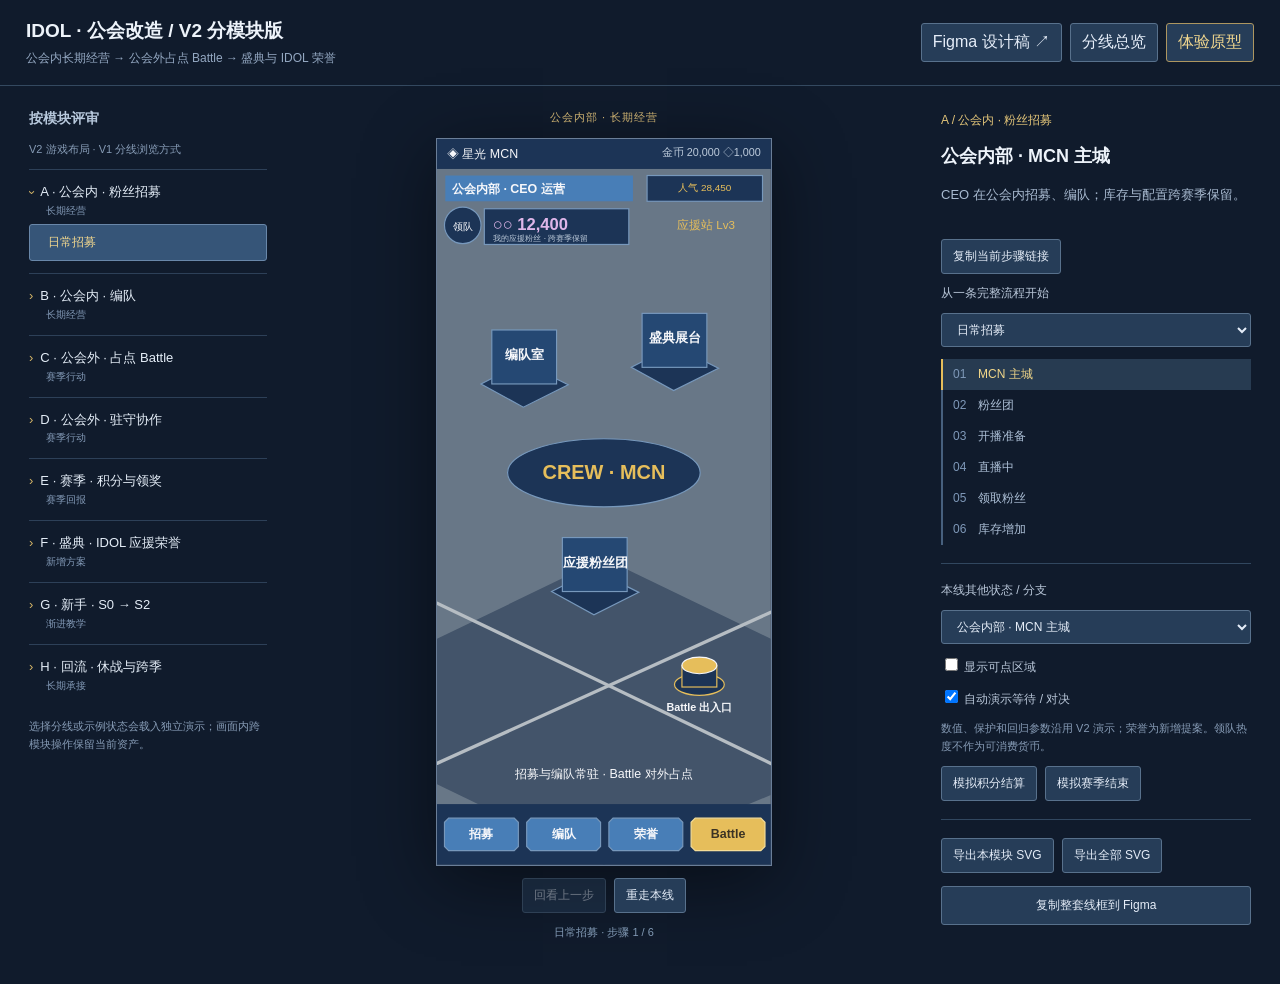
<file: src/index.html>
<!doctype html>
<html lang="zh-CN"><head><meta charset="utf-8"><meta name="viewport" content="width=device-width,initial-scale=1"><title>IDOL · V2 分模块原型</title><link rel="stylesheet" href="review.css"></head>
<body><header><div><strong>IDOL · 公会改造 / V2 分模块版</strong><small>公会内长期经营 → 公会外占点 Battle → 盛典与 IDOL 荣誉</small></div><div class="header-tools"><a class="review-link" href="https://www.figma.com/design/3UrD3ReEc65mSIGWeAatof?node-id=121-12926" target="_blank" rel="noopener noreferrer">Figma 设计稿 ↗</a><button id="overview-button">分线总览</button><button id="play-button" class="gold">体验原型</button></div></header>
<main id="main"><aside class="nav"><h2>按模块评审</h2><p class="muted">V2 游戏布局 · V1 分线浏览方式</p><nav id="modules"></nav><p class="muted">选择分线或示例状态会载入独立演示；画面内跨模块操作保留当前资产。</p></aside>
<section class="stage"><div id="zone"></div><div id="phone" aria-label="可点击游戏原型"></div><div class="tools"><button id="back">回看上一步</button><button id="restart">重走本线</button><button id="advance" hidden>继续演示</button></div><div id="current-count"></div></section>
<aside class="review"><p id="path"></p><h1 id="screen-title"></h1><div id="proposal" hidden>新增方案 · 奖励门槛 / 热度算法待定</div><p id="note"></p><button id="share-step">复制当前步骤链接</button><p id="share-status" class="muted" role="status"></p>
<label for="flow">从一条完整流程开始</label><select id="flow" aria-label="从一条完整流程开始"></select><div id="steps"></div>
<hr><label for="state">本线其他状态 / 分支</label><select id="state" aria-label="本线其他状态"></select><label><input type="checkbox" id="hotspots"> 显示可点区域</label><label><input type="checkbox" id="auto" checked> 自动演示等待 / 对决</label>
<p class="muted">数值、保护和回归参数沿用 V2 演示；荣誉为新增提案。领队热度不作为可消费货币。</p><div class="tools"><button id="score-event">模拟积分结算</button><button id="season-event">模拟赛季结束</button></div><hr><div class="tools"><button id="export-module">导出本模块 SVG</button><button id="export-all">导出全部 SVG</button></div><p><button id="copy">复制整套线框到 Figma</button></p><p id="status" role="status"></p></aside>
<section id="overview" aria-label="模块分线总览"></section></main>
<script src="game.js"></script><script src="game-extra.js"></script><script src="refine.js"></script><script src="modules.js"></script><script src="flows.js"></script><script src="render.js"></script><script src="module-runtime.js"></script><script src="review-app.js"></script>
</body></html>
</file>
<file: out/v3.css>
:root{color-scheme:dark;--bg:#0e1a2a;--panel:#1c3456;--blue:#487eb7;--line:#344d67;--text:#e6edf5;--muted:#91a8c0;--gold:#e6be5b;font-family:Inter,"PingFang SC","Microsoft YaHei",system-ui,sans-serif}*{box-sizing:border-box}body{margin:0;background:var(--bg);color:var(--text);font-size:16px;line-height:1.65}button,a,select{touch-action:manipulation}button,select,.review-link{font:inherit;background:#253d56;color:var(--text);border:1px solid #53718c;border-radius:3px;padding:.55rem .8rem;cursor:pointer}button:hover,.review-link:hover{background:#335374}button:focus-visible,a:focus-visible,select:focus-visible{outline:3px solid var(--gold);outline-offset:3px}button:disabled{opacity:.4;cursor:default}a{color:inherit;text-decoration:none}.gold{color:var(--gold);border-color:#bd9645}header.site-header{display:flex;align-items:center;justify-content:space-between;padding:22px 32px;border-bottom:1px solid var(--line);gap:20px}header strong{display:block;font-size:22px}header small{display:block;color:var(--muted);font-size:14px}.header-tools{display:flex;gap:9px;align-items:center}.workspace{display:grid;grid-template-columns:270px minmax(402px,1fr) 360px;gap:32px;max-width:1560px;margin:0 auto;padding:28px 32px}.nav h2{font-size:16px;margin:0}.muted{color:var(--muted);font-size:14px}.nav p{margin:8px 0 18px}.nav details{border-top:1px solid var(--line);padding:14px 0}.nav summary{cursor:pointer;font-size:16px;list-style:none}.nav summary:before{content:'›';color:var(--gold);margin-right:10px}.nav details[open] summary:before{content:'⌄'}.nav summary em{display:block;font-style:normal;font-size:12px;color:var(--muted);padding-left:23px}.nav button{display:block;width:100%;text-align:left;border-color:transparent;background:transparent;margin-top:8px;padding-left:22px}.nav button.active{background:#355578;border-color:#6b89a7;color:var(--gold)}.stage{min-width:0;text-align:center}#zone{font-size:13px;letter-spacing:1px;color:var(--gold);margin:0 0 13px}#phone{position:relative;width:402px;height:874px;max-width:100%;margin:0 auto;background:#344258;border:1px solid #6d8bab;overflow:hidden;box-shadow:0 15px 40px #050c1544;text-align:left}#phone img.original{position:absolute;width:100%;height:100%;inset:0;object-fit:fill}.hotspot{position:absolute;border:0;background:transparent!important;border-radius:0;padding:0;color:transparent}.hotspot:hover{outline:2px solid #e6be5b99;outline-offset:-2px}.show-hotspots .hotspot{background:#e6be5b1c!important;outline:2px dashed #e6be5bba;outline-offset:-2px}.hotspot:focus-visible{outline:3px solid var(--gold);outline-offset:-3px}.mobile-title{position:absolute;left:0;top:0;width:100%;height:98px;background:#1c3456;z-index:1;padding:10px 15px}.mobile-title .topline{display:flex;justify-content:space-between;color:#b8cadd;font-size:13px}.mobile-title .seasonline{display:flex;justify-content:space-between;align-items:center;margin-top:9px;font-size:15px;font-weight:600}.mobile-title .seasonline span{padding:4px 8px;background:#487eb7}.mobile-title .seasonline small{color:var(--gold);font-size:12px}.screen-shade{position:absolute;inset:98px 0 0;background:#101e35bb}.game-panel{position:absolute;inset:154px 20px auto;background:#254873;border:1px solid #7798bc;box-shadow:0 7px 25px #06122566;padding:0 16px 18px;max-height:661px;display:flex;flex-direction:column;z-index:2}.game-panel>h2{margin:-19px -21px 10px;padding:9px 8px;background:#487eb7;border:1px solid #8eaacf;clip-path:polygon(4% 0,96% 0,100% 12%,100% 100%,0 100%,0 12%);font-size:20px;line-height:1.35;text-align:center;font-weight:650}.game-body{overflow:auto;min-height:0;scrollbar-width:thin}.game-buttons{display:flex;flex-wrap:wrap;gap:9px;margin-top:19px}.game-buttons button{flex:1 1 120px;font-size:15px;padding:9px 8px;background:#e6be5b;color:#3b3324;border-color:#f5dd98;font-weight:650}.game-buttons button.blue{background:#487eb7;color:#f6f7fa;border-color:#7798bc}.game-buttons button:disabled{background:#52617a;color:#d0dbe7}.game-close{position:absolute;top:calc(100% + 10px);left:calc(50% - 16px);width:33px;height:31px;padding:0;font-size:24px;line-height:1;background:#487eb7}.stat-row{display:flex;align-items:center;justify-content:space-between;gap:14px;padding:9px 0;border-bottom:1px solid #426287;font-size:14px}.stat-row span{color:#bdcbdb}.stat-row b{font-weight:600;color:#e6edf5;text-align:right}.phone-note{font-size:14px;line-height:1.6;color:#bdcbdb;margin:13px 0}.callout{padding:14px 10px;background:#1c3456;border:1px solid #587a9d;text-align:center;margin:6px 0 12px}.callout b{display:block;color:#e6be5b;font-size:19px}.callout span{display:block;font-size:13px;color:#bfcede;margin-top:5px}.ranking{font-size:12px;margin:15px 0}.ranking>div{display:grid;grid-template-columns:1.5fr .8fr .8fr;gap:8px;padding:11px 0;border-bottom:1px solid #4b6683;align-items:center}.ranking>div>*:not(:first-child){text-align:right}.ranking strong{color:var(--gold)}.ranking>div:first-child{font-size:12px;color:#bbcdde}.final-rank>div{grid-template-columns:.4fr 1.6fr .8fr}.metric{text-align:center;padding:15px;background:#1c3456}.metric small{display:block;color:#bdcbdb}.metric strong{font-size:38px;color:#dfb6e9}.days{display:flex;gap:7px;justify-content:center;margin:20px 0}.days span{border:1px solid #67819c;padding:8px;font-size:13px}.days .final-day{background:var(--gold);color:#3b3324}.squad{padding:15px;background:#1c3456;border:1px solid #7092b4;margin:14px 0}.squad.selected{border-color:var(--gold)}.squad>*{display:block}.squad span{font-size:13px;color:#adbed1;margin:6px 0}.squad strong{font-size:17px;color:#dfb6e9}.disabled{opacity:.5}.versus{display:flex;align-items:center;justify-content:space-around;text-align:center;padding:16px}.versus b{font-size:32px}.versus strong{color:var(--gold);font-size:24px}.rules{padding-left:19px;font-size:14px;color:#d0ddec;line-height:1.7}.rules li{margin-bottom:13px}.carry h3{font-size:16px;color:var(--gold);margin:16px 0 6px}.carry p{font-size:14px;color:#bdcbdb;margin:0}.coach-hole{position:absolute;border:3px solid #e6be5b;box-shadow:0 0 0 1000px #071221bd;pointer-events:none;z-index:3}.coach-box{position:absolute;left:18px;right:18px;top:104px;padding:16px;background:#1c3456;border:1px solid #e6be5b;z-index:4;box-shadow:0 6px 20px #0006}.coach-box strong{display:block;color:var(--gold);font-size:16px}.coach-box p{font-size:15px;line-height:1.7;margin:7px 0}.coach-box .coach-actions{display:flex;gap:8px;justify-content:flex-end}.coach-box button{font-size:13px;padding:5px 12px}.coach-box button.next{background:var(--gold);color:#382f23}.sim-label{position:absolute;bottom:0;left:0;right:0;padding:7px;background:#1c3456;color:var(--gold);font-size:13px;text-align:center;z-index:5}.tools{display:flex;gap:8px;flex-wrap:wrap;margin:14px 0;justify-content:center}.tools button{font-size:13px;padding:6px 12px}#current-count{color:var(--muted);font-size:13px}.review h1{font-size:23px;line-height:1.4;margin:14px 0}.review #path{color:var(--gold);font-size:13px;margin:0}.review #note{color:#afc0d3;font-size:15px}.status-badge{display:inline-block;border:1px solid #58768f;padding:3px 8px;font-size:12px;color:#bdcede}.review label{display:block;color:#bbcbdc;font-size:14px;margin:14px 0 7px}.review select{width:100%;font-size:14px}.review hr{border:0;border-top:1px solid var(--line);margin:24px 0}.review #steps{border-left:2px solid #426485;margin:14px 0}.review #steps button{display:flex;gap:14px;border:0;border-radius:0;background:none;width:100%;text-align:left;padding:7px 10px;font-size:14px}.review #steps button b{color:#8ba6c4;font-variant-numeric:tabular-nums}.review #steps button.active{background:#243e58;border-left:2px solid var(--gold);margin-left:-2px;color:var(--gold)}.review .check{display:flex;gap:9px;align-items:center}.review .check input{accent-color:#e6be5b}#share-status,#status{font-size:12px;color:var(--gold)}.review details{font-size:13px;color:#96adc5}#ledger{font-size:13px;color:#b7c8dc}.locked-caption{margin-top:12px;padding-top:10px;border-top:1px solid #344d67;color:#88a3bd;font-size:12px}#overview{display:none;grid-column:1/-1}.overview-mode>.nav,.overview-mode>.stage,.overview-mode>.review{display:none}.overview-mode #overview{display:block}.overview-top{padding:10px 0 24px}.overview-top h1{font-size:24px}.overview-top p{color:#9fb5cc;font-size:15px}.module-board{border-top:1px solid #3b5570;padding:28px 0}.module-board>header{display:flex;justify-content:space-between;align-items:center}.module-board h2{font-size:21px;margin:0}.module-board header p{font-size:14px;color:#94aac2}.flow-track{display:flex;overflow:auto;gap:20px;padding:12px 0 30px}.flow-track button{width:148px;flex:none;padding:0;background:transparent;border:0;text-align:left}.flow-track .thumb{height:322px;position:relative;overflow:hidden;background:#203754;border:1px solid #4b6681}.thumb img{width:100%;height:100%;object-fit:fill}.thumb .thumb-title{position:absolute;inset:72px 8px auto;background:#254873eF;padding:12px 7px;text-align:center;border:1px solid #87a4bd;font-size:13px;color:#e6be5b}.thumb-label{font-size:12px;margin-top:9px;color:#bbcbdb}.module-board h3{font-size:15px;color:#e6be5b}.phone-scroll-hint{font-size:11px;text-align:center;color:#9bb3cc;margin-top:5px}#overview-links{display:flex;gap:12px;flex-wrap:wrap}#overview-links a{color:#e6be5b;font-size:14px}.screen-progress{position:absolute;top:113px;right:18px;font-size:12px;color:#d1dce8;z-index:1}@media(min-width:1600px){.workspace{grid-template-columns:300px minmax(450px,1fr) 385px;gap:55px;max-width:1700px}}@media(max-width:1150px){.workspace{grid-template-columns:215px minmax(330px,1fr) 290px;gap:20px;padding:24px 18px}#phone{width:360px;height:783px}.game-panel>h2{font-size:18px}.game-panel{inset:138px 18px auto;max-height:585px}.stat-row{padding:7px 0}.phone-note{font-size:13px}.callout b{font-size:17px}.game-buttons{margin-top:12px}.mobile-title{height:88px}.game-panel .ranking{font-size:11px}.ranking>div{padding:8px 0}header.site-header{padding:20px}}@media(max-width:950px){.workspace{grid-template-columns:minmax(320px,1fr) 320px}.nav{grid-column:1/-1}.nav nav{display:flex;overflow:auto;gap:20px}.nav details{min-width:215px;flex:1}.nav h2,.nav>p{display:none}header.site-header{flex-wrap:wrap}.game-panel{max-height:620px}#phone{width:402px;height:874px}}@media(max-width:700px){header.site-header{padding:16px}header strong{font-size:19px}.header-tools{flex-wrap:wrap;gap:6px}.header-tools>*{font-size:12px;padding:6px 9px}.workspace{display:flex;flex-direction:column;padding:14px 10px;gap:20px}.nav summary{font-size:14px}.nav details{padding:8px 0;min-width:170px}.nav button{font-size:13px;padding:5px 10px}.stage{order:2}.review{order:3;padding:8px}.nav{order:1}#phone{width:min(402px,100%);height:auto;aspect-ratio:402/874}.game-panel{inset:17.6% 5% auto;max-height:75.5%;padding:0 13px 14px}.game-panel>h2{font-size:18px}.mobile-title{height:11.3%;padding:7px 12px}.mobile-title .topline{font-size:11px}.mobile-title .seasonline{font-size:13px;margin-top:5px}.screen-shade{inset:11.3% 0 0}.game-buttons button{font-size:14px;padding:8px 6px}.callout{padding:10px 8px;margin:3px 0 8px}.phone-note{font-size:13px}.coach-box{top:12%;padding:12px}.coach-box p{font-size:14px}.ranking>div{padding:7px 0}.stat-row{font-size:13px;padding:7px 0}.days span{padding:6px}.review #steps{max-height:290px;overflow:auto}.overview-mode{display:block}.module-board>header{align-items:flex-start;gap:12px}.module-board>header button{font-size:12px}.game-close{display:none}}@media(prefers-reduced-motion:no-preference){.game-panel,.coach-box{animation:appear .18s ease-out}@keyframes appear{from{opacity:0;transform:translateY(5px)}to{opacity:1;transform:none}}}
/* 新增 E–G：单一底部主操作，详情在原页展开。 */
.game-panel.streamlined{inset:150px 20px 64px;max-height:none;padding-bottom:18px}
.streamlined .game-body{flex:1;overflow-y:auto;padding-bottom:8px}
.streamlined .game-buttons{display:block;flex:none;margin-top:14px;padding-top:12px;border-top:1px solid #426287}
.streamlined .game-buttons>button{width:100%;min-height:48px;font-size:17px;letter-spacing:.3px}
.panel-exit{position:absolute;right:-9px;top:-14px;border:0;background:transparent;color:#e1eaf4;font-size:25px;line-height:1;padding:3px 7px;z-index:1}
.streamlined>h2{padding-left:27px;padding-right:27px;font-size:19px}
.inline-detail{border-top:1px solid #48698b;margin:9px 0 0;font-size:13px;color:#bfd0e2}
.inline-detail>summary{padding:10px 0;cursor:pointer;color:#cedff0;min-height:38px}
.inline-detail>div{padding:0 0 8px}.inline-detail .phone-note{font-size:13px;margin:8px 0}
.inline-detail .stat-row{font-size:13px;padding:6px 0}
.inline-detail .ranking{margin:4px 0;font-size:11px}
.inline-detail .ranking>div{padding:8px 0}
.small-tag{font-size:12px;color:#a4bed7!important;margin:0 0 6px!important}
.streamlined .squad{padding:13px 15px;margin:13px 0 7px}
.streamlined .squad b{font-size:18px}.streamlined .squad strong{font-size:15px;margin-top:5px}
.team-option{display:flex;align-items:center;gap:10px;min-height:43px;font-size:14px}
.team-option input{accent-color:#e6be5b;width:17px;height:17px}
.inline-link{display:block;padding:10px 0;border:0;border-radius:0;color:#e6be5b;background:transparent;font-size:14px;text-align:left;width:100%}
.reward-grid{display:grid;grid-template-columns:1fr 1fr;gap:12px;margin:20px 0 12px;text-align:center}
.reward-grid>div{padding:18px 7px;background:#1c3456;border:1px solid #6383a6}
.reward-grid span{display:block;color:#b5cadd;font-size:13px}.reward-grid b{display:block;font-size:26px;color:#e6be5b}
.battle-caption{position:absolute;left:0;right:0;top:0;display:flex;justify-content:space-between;padding:8px 13px;background:#1c3456;color:#e6be5b;font-size:13px}
.battle-foot{position:absolute;bottom:0;left:0;right:0;padding:12px 25px 20px;background:#1c3456;border-top:1px solid #6486a8}
.battle-foot p{font-size:13px;color:#bfcede;text-align:center;margin:0 0 10px}
.battle-foot .game-buttons{margin:0;display:block}.battle-foot button{width:100%;min-height:45px}
.coach-box{padding:12px 15px}.coach-box strong{padding-right:38px;font-size:15px}.coach-box p{margin:6px 0 0;line-height:1.55;font-size:14px}
.guide-pause{position:absolute;right:7px;top:7px;background:transparent;border:0;padding:3px 7px!important;color:#a9bfd4;font-size:12px!important}
@media(max-width:1150px){.game-panel.streamlined{inset:134px 18px 55px}.streamlined .game-buttons>button{min-height:44px;font-size:16px}.reward-grid{margin-top:15px}.reward-grid>div{padding:13px 6px}.streamlined .phone-note{font-size:13px}}
@media(max-width:950px){.game-panel.streamlined{inset:150px 20px 64px}}
@media(max-width:700px){.game-panel.streamlined{inset:17.2% 5% 7.3%;padding:0 12px 12px}.streamlined>h2{font-size:17px}.streamlined .game-buttons{padding-top:9px;margin-top:8px}.streamlined .game-buttons>button{font-size:16px;min-height:44px}.reward-grid{gap:8px;margin:14px 0 9px}.reward-grid b{font-size:24px}.inline-detail>summary{padding:8px 0}.battle-foot{padding:10px 18px 15px}.streamlined .squad{padding:11px 13px;margin-top:10px}}
/* 用户指定的原稿局部修改：N-12 主按钮只替换文字，保留原按钮外形。 */
.hotspot.label-override{display:flex;align-items:center;justify-content:center;color:#fff;z-index:1}
.hotspot.label-override span{display:flex;align-items:center;justify-content:center;min-width:80px;height:34px;background:#e6be5b;color:white;font-size:22px;font-weight:750;line-height:1;-webkit-text-stroke:1.5px #302711;paint-order:stroke fill}
.phone-toast{position:absolute;left:7%;right:7%;top:28%;z-index:6;background:#183050f5;border:1px solid #e6be5b;color:#f3d580;text-align:center;padding:14px 8px;font-size:15px;pointer-events:none;box-shadow:0 5px 20px #0005}
.thumb-recall{position:absolute;left:40%;top:75.8%;width:23%;height:3.9%;font-size:8px;line-height:12px;text-align:center;background:#e6be5b;color:#fff;text-shadow:0 1px #302711}
@media(max-width:1150px){.hotspot.label-override span{font-size:20px;min-width:72px;height:30px}}
.hotspot.source-small{background:#e6be5b!important;border:1.5px solid #f5dd98;border-radius:4px;padding:0;box-shadow:inset 0 0 0 1px #e3b657}
.hotspot.source-small span{min-width:0;width:100%;height:auto;background:transparent;font-size:13px;font-weight:750;-webkit-text-stroke:.8px #302711}
.thumb-aid{position:absolute;left:44.03%;top:61.55%;width:13.68%;height:2.63%;font-size:5px;line-height:8px;text-align:center;background:#e6be5b;border:1px solid #f5dd98;border-radius:2px;color:#fff;text-shadow:0 1px #302711}
/* V3 source synchronization: reusable controls on approved source artwork. */
.source-overlay{position:absolute;display:flex;align-items:center;justify-content:center;text-align:center;white-space:pre-line;pointer-events:none;font-weight:650;line-height:1.35;z-index:1}.pool-value{background:#14394f;color:#f2f8ff;font-size:27px;border-radius:8px}.rate-value{background:#224e68;color:#b7d68e;font-size:24px}.team-count{background:#064dae;color:white;font-size:20px}.aid-count{background:#1c3456;color:#dcb5e5;font-size:28px}.day-label{background:#204a78;color:#e9f2ff;font-size:12px;letter-spacing:0}.source-hint{background:#1c3456ed;border:1px solid #e6be5b;color:#f2db91;padding:14px;font-size:17px}.triple-score{background:linear-gradient(135deg,#634920,#2b2c53);border:2px solid #ffd566;border-radius:8px;color:#ffdf72;font-size:24px;box-shadow:0 0 18px #d5983855}.report-caption{background:#1b2f4d;color:#e6be5b;font-size:15px}.source-range{position:absolute;margin:0;accent-color:#e6be5b;z-index:2;cursor:pointer;background:transparent}.source-footer{position:absolute;bottom:0;left:0;right:0;background:#172c46;padding:17px 30px 28px;border-top:1px solid #6481a1;z-index:2}.source-footer .game-buttons{margin:0}.source-footer button{min-height:46px}.source-link{display:block;width:max-content;max-width:100%;margin:0 0 15px;color:#d4b564;font-size:13px}.game-panel.standard-tip{inset:29% 6% auto;max-height:56%;padding-bottom:14px}.standard-tip .game-body{flex:none}.standard-tip .game-buttons{margin-top:12px}.source-range:focus-visible{outline:2px solid #ffd568}.source-footer button{width:100%}

.rate-detail{background:#224e68;color:#c5dbee;font-size:10px}.pool-wait{background:#193d56;color:#c5dbee;font-size:10px}.source-range{appearance:none;background:#0750b5;border-radius:3px;padding:0 7px}.source-range[data-number="aidAmount"]{background:#27496e}.source-range::-webkit-slider-runnable-track{height:6px;background:#102d50;border:1px solid #89b5cc;border-radius:5px}.source-range::-webkit-slider-thumb{appearance:none;width:19px;height:25px;margin-top:-10px;background:#e6be5b;border:2px solid #ffe5a7;border-radius:6px}.thumb-triple,.thumb-footer{position:absolute;left:8%;right:8%;text-align:center;background:#233d57;color:#e6be5b;font-size:9px;line-height:1.4;padding:5px}.thumb-triple{top:64%;border:1px solid #e6be5b}.thumb-footer{bottom:3%;background:#e6be5b;color:#3b3324}
</file>
<file: src/review.css>
*{box-sizing:border-box}body{margin:0;background:#101b2c;color:#edf3fa;font-family:-apple-system,BlinkMacSystemFont,"PingFang SC",sans-serif}button,select{font:inherit;color:#e5edf8;background:#263d58;border:1px solid #58718c;cursor:pointer;border-radius:3px;padding:8px 11px}button:hover{background:#375675}button:focus-visible,a:focus-visible,select:focus-visible{outline:2px solid #e6be5b;outline-offset:3px}button:disabled{opacity:.45;cursor:default}a{color:#b8d4f2}header{padding:18px 26px;border-bottom:1px solid #344960;display:flex;gap:22px;align-items:center;justify-content:space-between}header strong{font-size:19px}header small{color:#94a8c2;display:block;margin-top:6px;font-size:12px}.header-tools{display:flex;gap:8px}.gold{color:#f0d68e;border-color:#ad9660}main{display:grid;grid-template-columns:238px minmax(320px,1fr) 310px;gap:30px;max-width:1270px;margin:auto;padding:24px}h1{font-size:18px;margin:0 0 12px;line-height:1.6}h2{font-size:14px;margin:0 0 12px;color:#b7c8dc}h3{font-size:15px;margin:0 0 8px}p{font-size:13px;line-height:1.7;color:#a8bad0}aside.nav{position:sticky;top:20px;align-self:start;max-height:calc(100vh - 110px);overflow:auto}details{border-top:1px solid #2d4058;padding:12px 0}summary{cursor:pointer;list-style:none;font-size:13px;color:#e4edf7;line-height:1.6}summary:before{content:'›';display:inline-block;margin-right:7px;color:#d7b768}details[open]>summary:before{transform:rotate(90deg)}summary em{font-style:normal;color:#839ab7;font-size:10px;display:block;padding-left:17px}#modules button{width:100%;text-align:left;border-color:transparent;background:transparent;font-size:12px;margin-top:5px;padding:9px 10px 9px 18px}#modules button.active{background:#365578;color:#f0d68e;border-color:#6987a9}.muted{font-size:11px;color:#869bb5;line-height:1.65}.stage{display:flex;flex-direction:column;align-items:center;gap:12px}#phone{width:min(402px,calc((100vh - 170px)*.46));min-width:310px;box-shadow:0 15px 70px #0007;border:1px solid #6a7e98;line-height:0}#phone svg{width:100%;height:auto}svg a{cursor:pointer}svg a:hover .hit,svg a:focus .hit{fill:#f9d97433;stroke:#f4d779;stroke-width:2}.hotspots .hit{fill:#f9d97422;stroke:#f4d779;stroke-dasharray:5 4}.tools{display:flex;gap:8px;flex-wrap:wrap}.tools button{font-size:12px}#zone{font-size:11px;color:#dabd79;letter-spacing:1px;min-height:16px}.review{align-self:start}label{display:block;font-size:12px;margin:11px 0;color:#b9c7d9}select{width:100%;font-size:12px}hr{border:0;border-top:1px solid #31475f;margin:18px 0}#path{color:#e3c579;font-size:12px;margin:0 0 12px}#note{min-height:42px}#steps{display:grid;gap:0;margin-top:12px}#steps button{border:0;border-left:2px solid #47607e;background:transparent;border-radius:0;padding:7px 10px;text-align:left;font-size:12px;color:#adc0d7}#steps button.active{border-color:#e6be5b;color:#f2d789;background:#273b51}#steps b{display:inline-block;width:25px;color:#7f99b9;font-weight:500}#proposal{font-size:11px;color:#e8c06e;margin-bottom:12px}#current-count{font-size:11px;color:#8199b4}#copy{width:100%;font-size:12px}#overview{display:none;grid-column:2/-1}.overview-mode .stage,.overview-mode .review{display:none}.overview-mode #overview{display:block}.overview-intro{border-bottom:1px solid #36516d;padding-bottom:18px;margin-bottom:24px}.system-flow{display:flex;align-items:stretch;gap:8px;margin:20px 0}.system-flow div{flex:1;padding:15px 12px;background:#1d314a;border-top:3px solid #6eabc6}.system-flow div:nth-child(2){border-color:#e6be5b}.system-flow div:nth-child(3){border-color:#c398d7}.system-flow strong{font-size:13px}.system-flow p{font-size:12px;margin:8px 0 0}.module-board{margin:0 0 30px;padding-bottom:20px;border-bottom:1px solid #2d435f}.module-board header{padding:0;border:0;align-items:start}.module-board header p{margin:4px 0 12px}.module-board header button{font-size:12px;white-space:nowrap}.flow-row{margin:18px 0}.flow-row h4{font-size:12px;color:#d2bb7e;font-weight:500;margin:0 0 10px}.flow-track{display:flex;flex-wrap:wrap;gap:8px 0}.flow-node{display:flex;align-items:center}.flow-node>span{color:#657e9c;margin:0 7px}.flow-node button{font-size:11px;padding:0;background:#1a2c43;border-color:#3c5575;width:100px;text-align:left;overflow:hidden}.flow-node svg{width:98px;height:213px;display:block;pointer-events:none}.flow-node button div{padding:8px;line-height:1.6;border-top:1px solid #3c5575;min-height:46px}.branch-list{font-size:11px;color:#839dbb;line-height:1.7;margin-top:12px}.mini-legend{display:flex;gap:12px;flex-wrap:wrap;font-size:11px;color:#b7cada;margin-top:14px}#status{min-height:16px;margin:6px 0;font-size:11px;color:#d7be7d}[hidden]{display:none!important}@media(max-width:1080px){main{grid-template-columns:195px minmax(300px,1fr) 270px;gap:16px;padding:18px}header small{display:none}}@media(max-width:900px){main{grid-template-columns:180px 1fr}.review{grid-column:1/-1;max-width:650px;width:100%;justify-self:center}#phone{width:360px;min-width:0}#overview{grid-column:2}#steps{grid-template-columns:repeat(2,1fr)}.system-flow{flex-direction:column}}@media(max-width:590px){header{padding:14px;align-items:start}header strong{font-size:15px}.header-tools{flex-direction:column}.header-tools button{font-size:11px}main{display:flex;flex-direction:column;padding:14px;gap:20px}aside.nav{position:static;max-height:240px;width:100%;overflow:auto}#phone{width:min(402px,92vw)}.review{max-width:none}.overview-mode #overview{width:100%}.flow-node button{width:95px}.flow-node svg{width:93px;height:202px}.system-flow{margin:12px 0}}

.review-link{display:inline-flex;align-items:center;text-decoration:none;color:#e5edf8;background:#263d58;border:1px solid #58718c;border-radius:3px;padding:8px 11px;white-space:nowrap}.review-link:hover{background:#375675}.header-tools{flex-wrap:wrap}#share-step{font-size:12px}#share-status:empty{display:none}@media(max-width:590px){.review-link{font-size:11px}}
</file>
